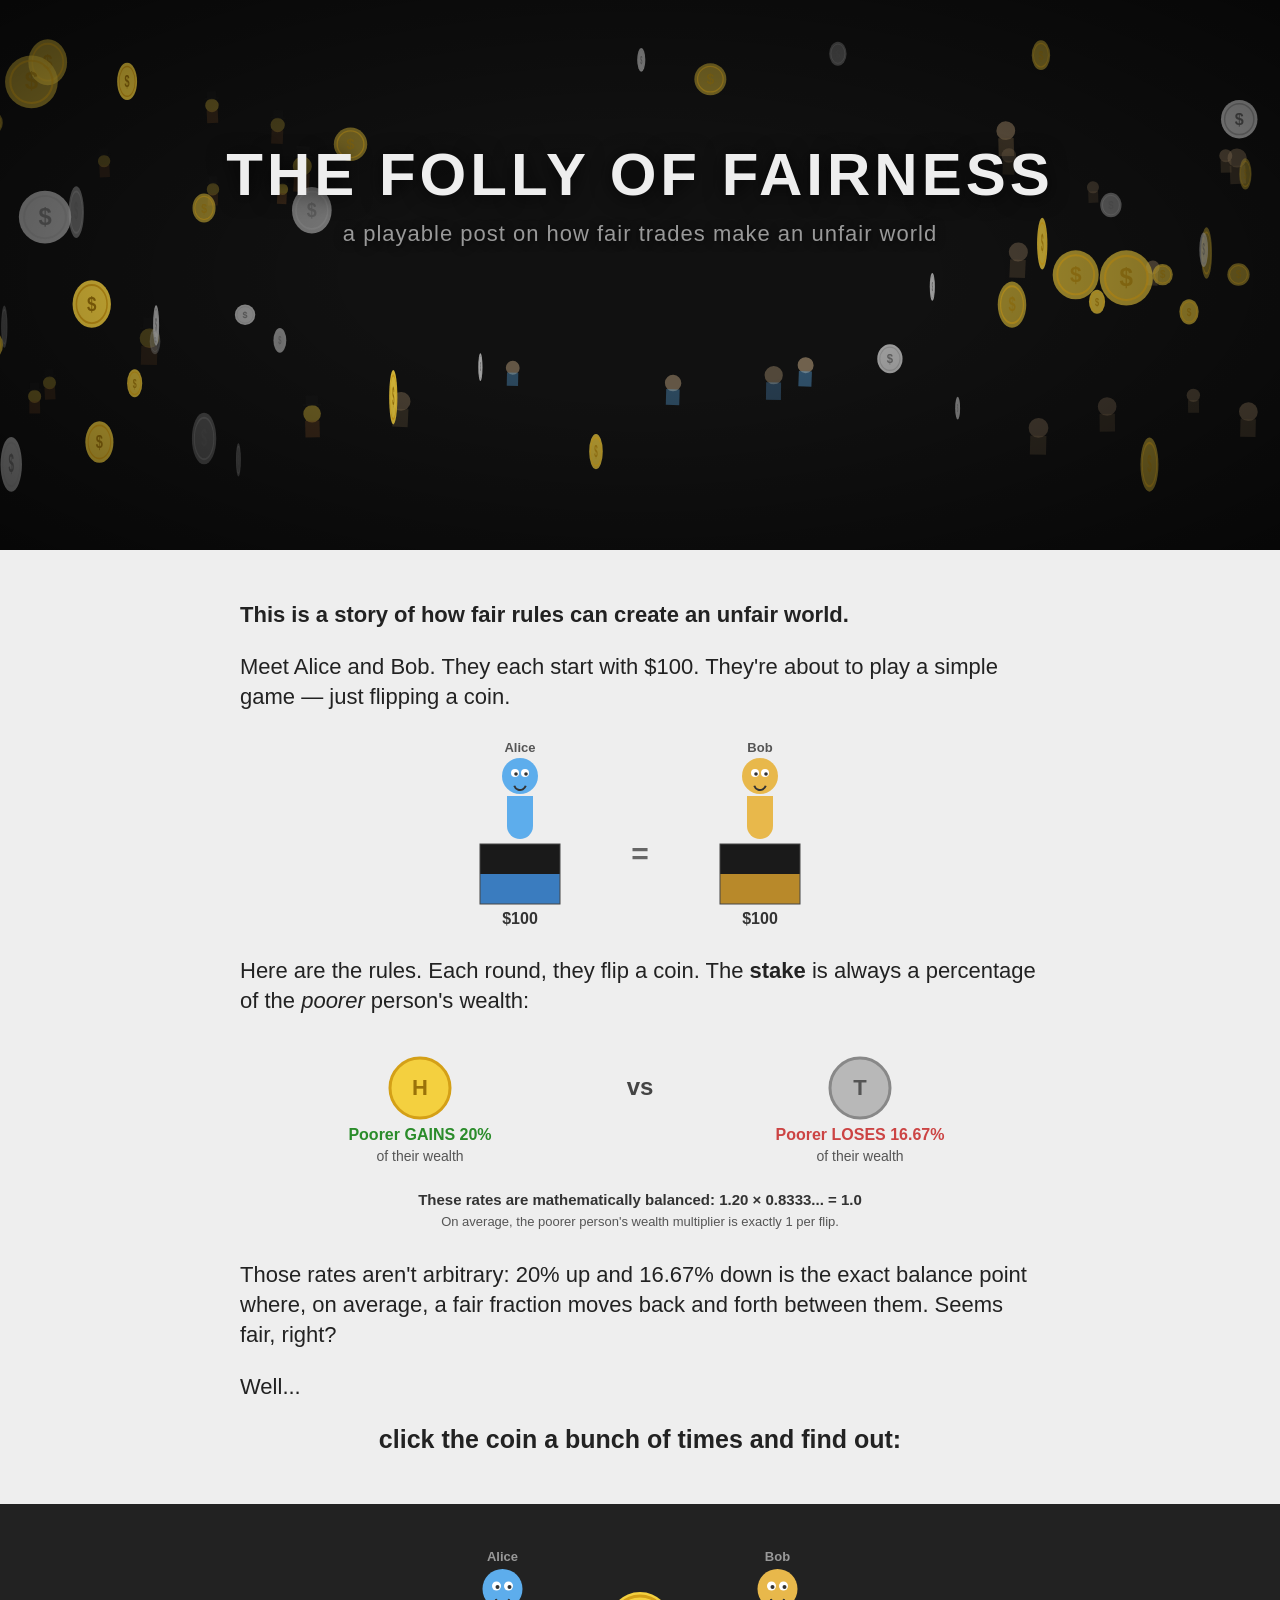
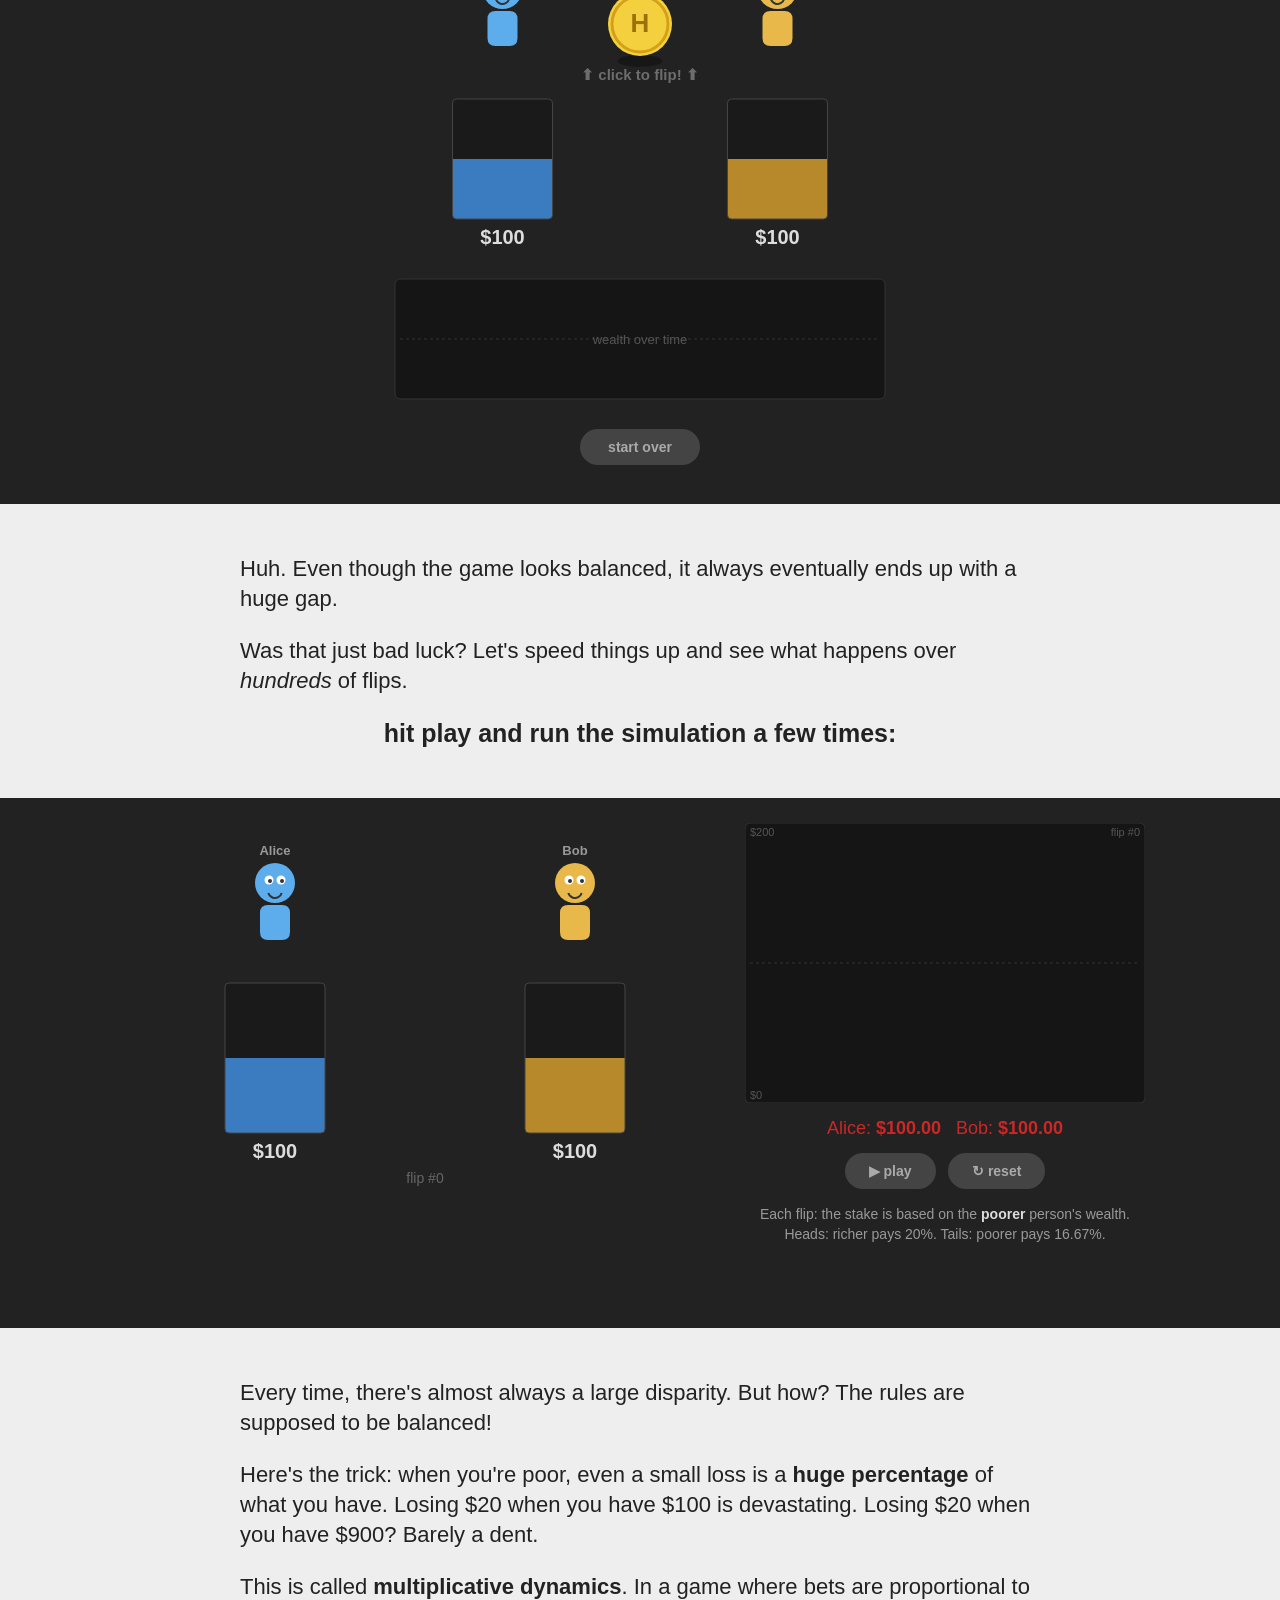
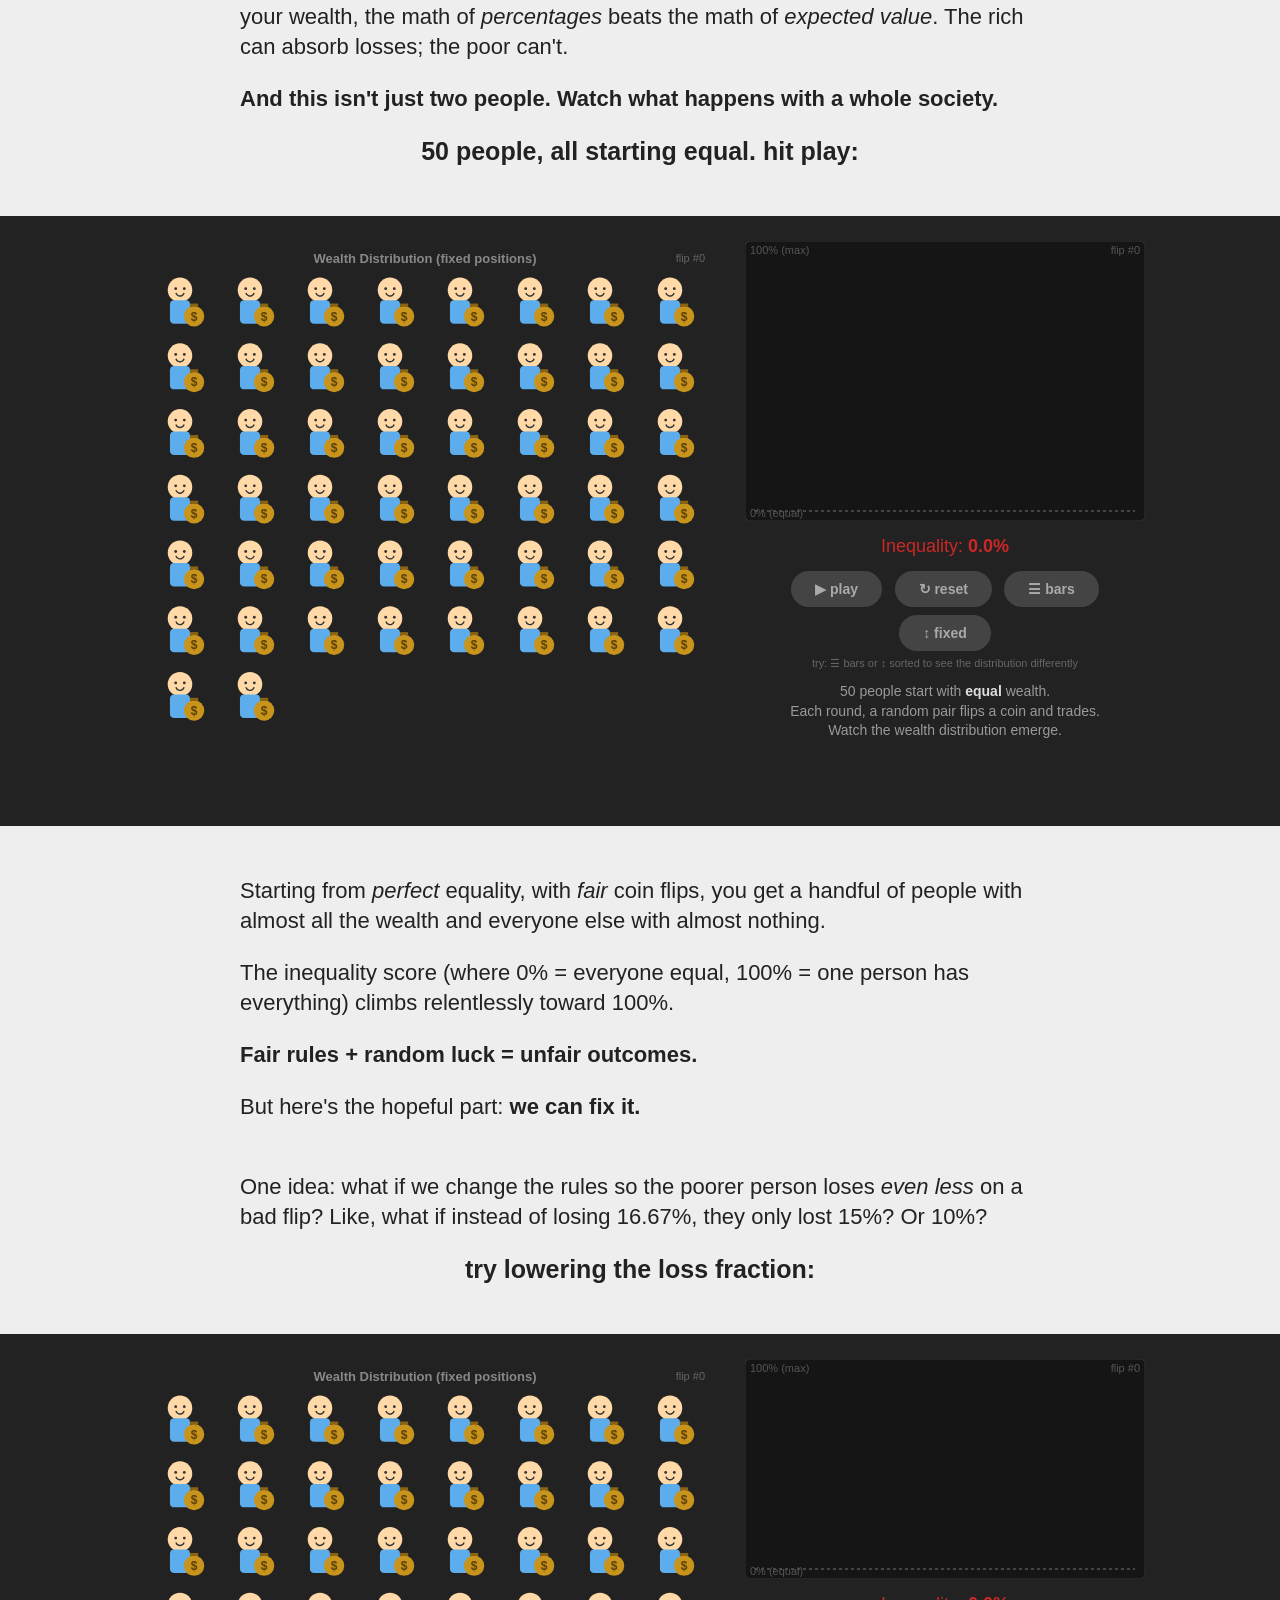
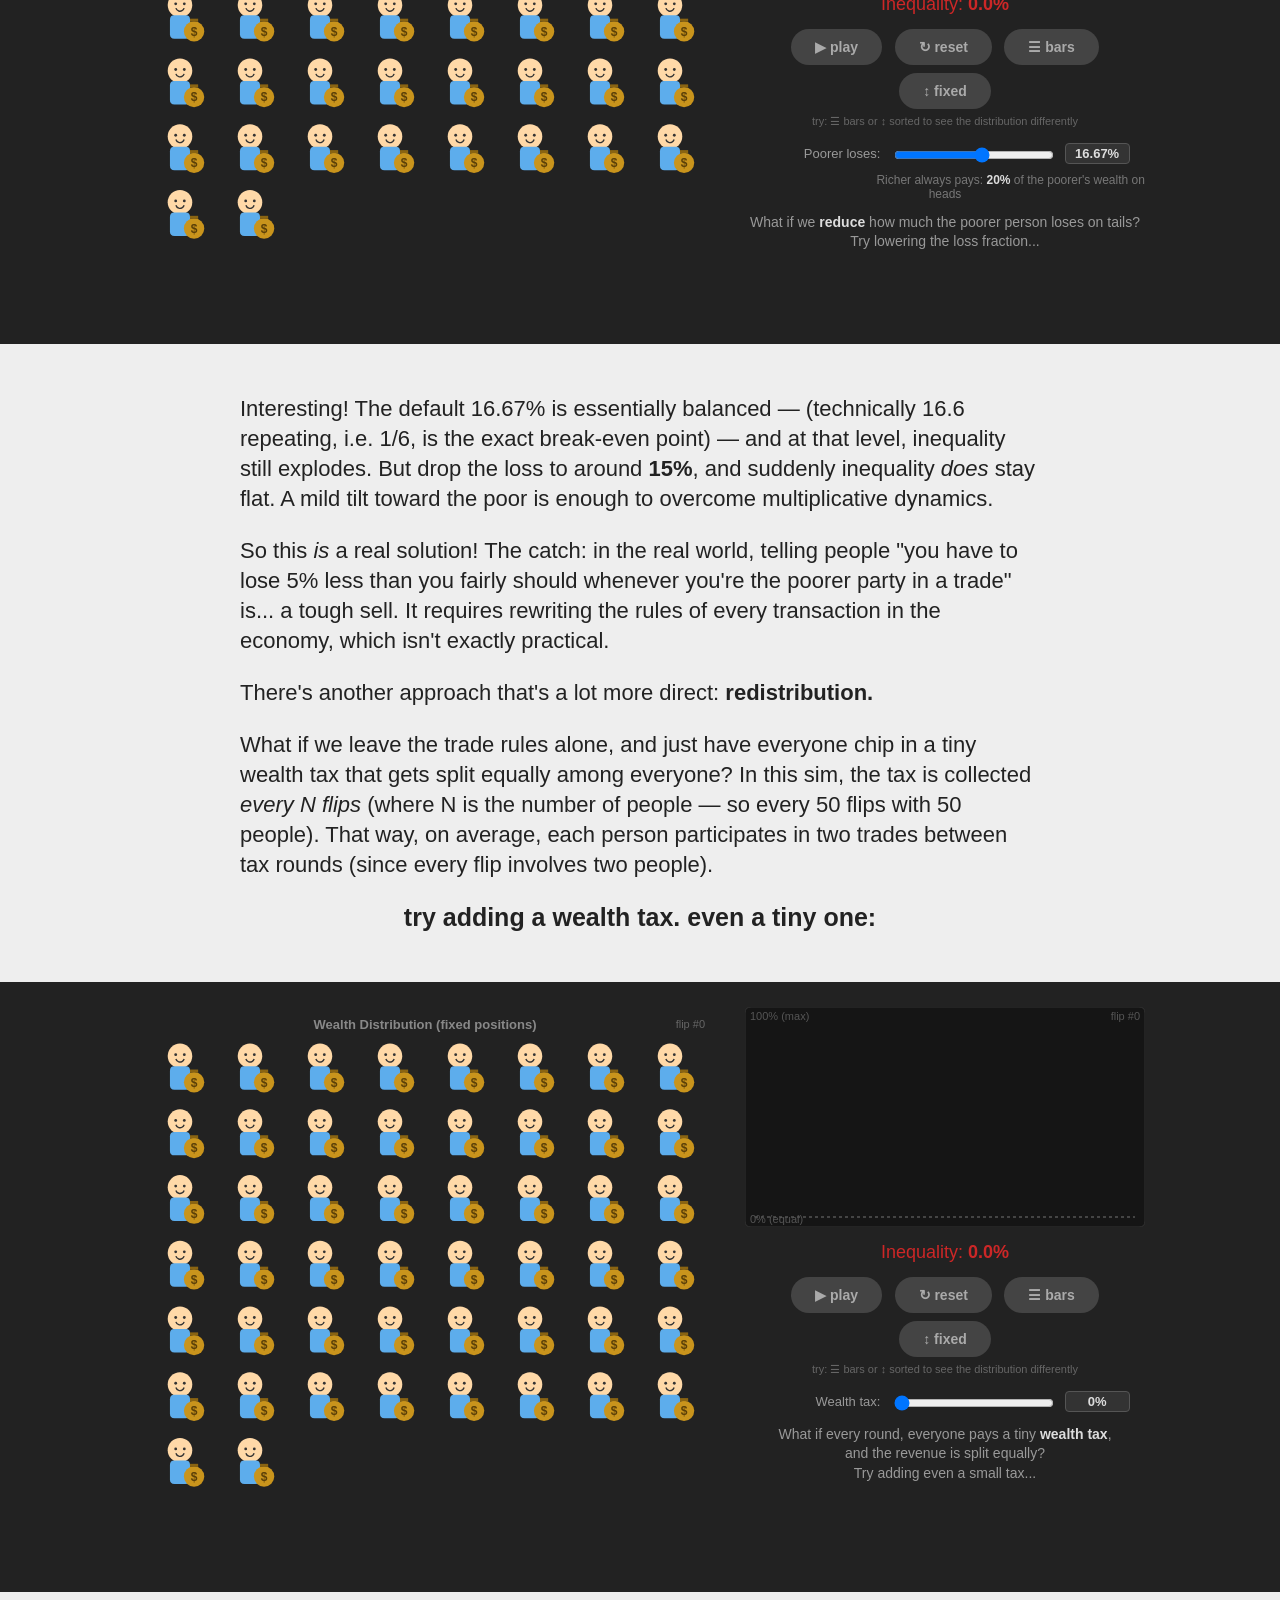
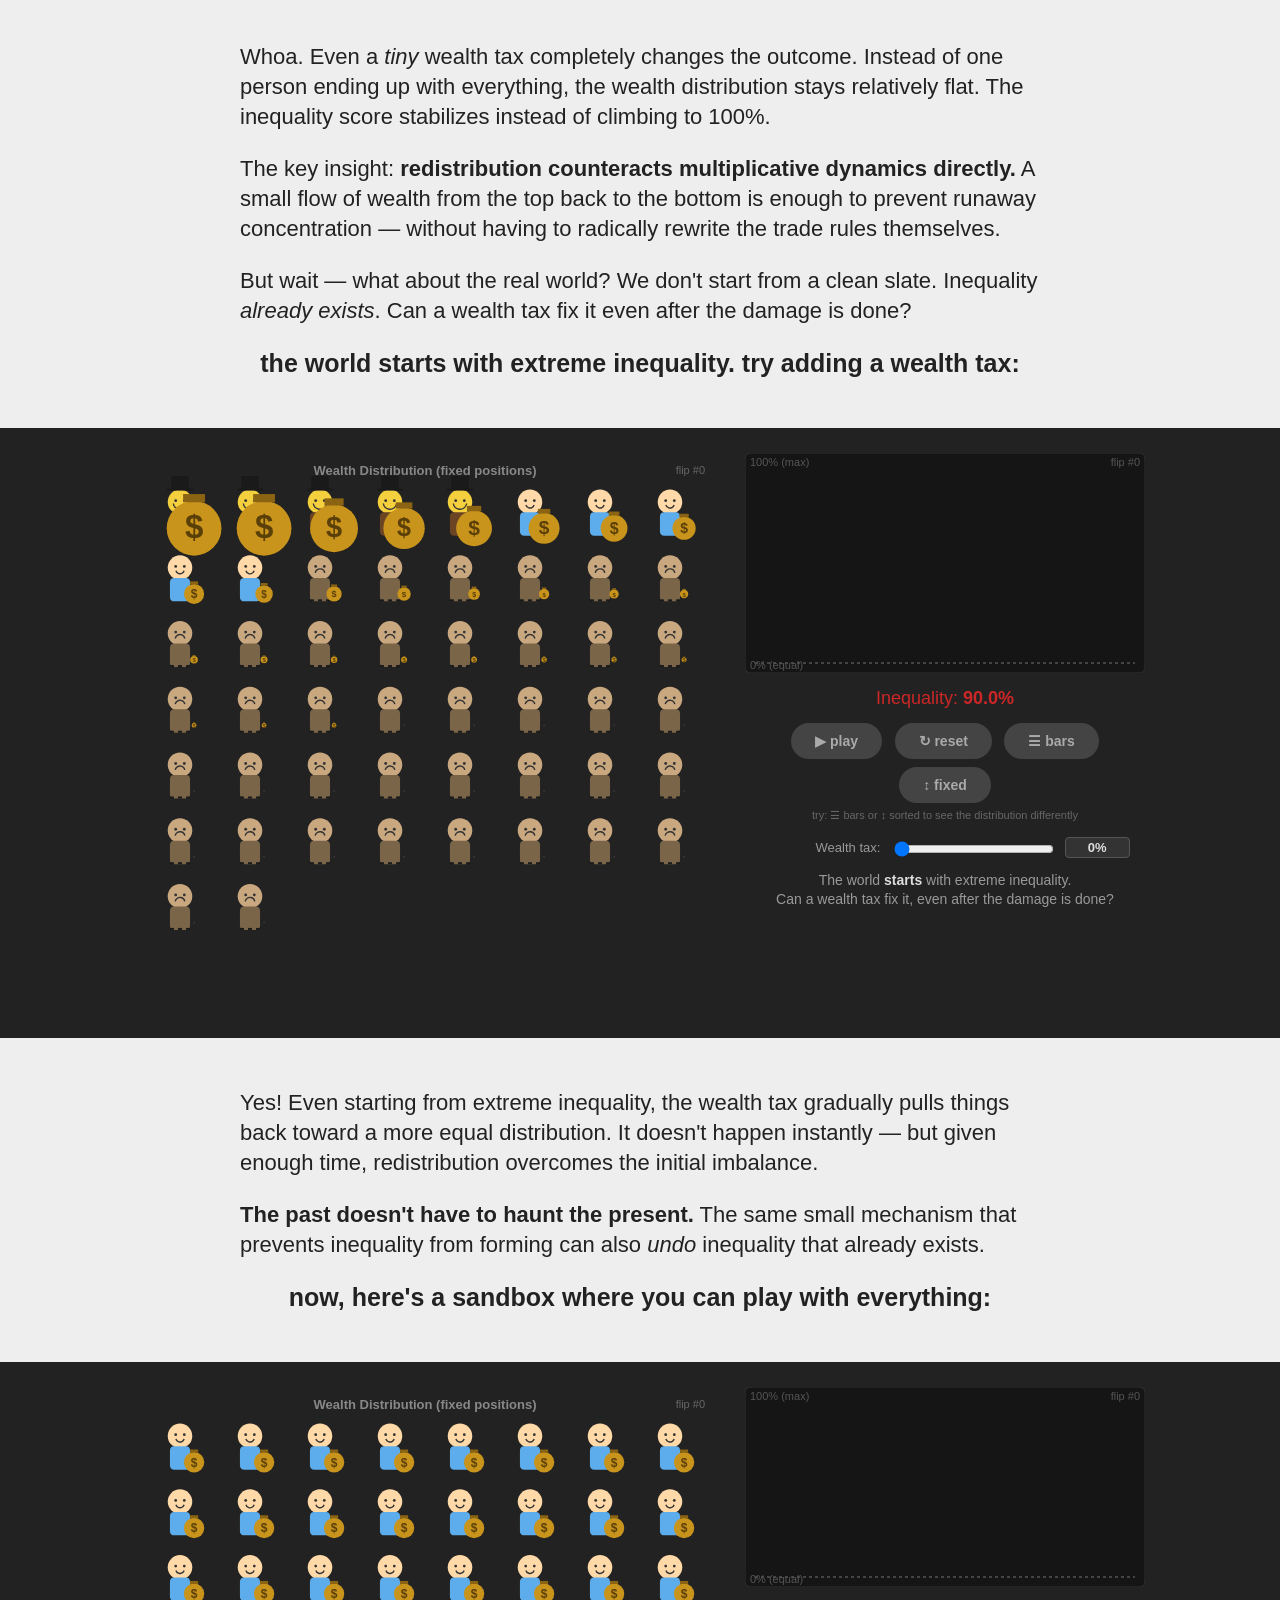
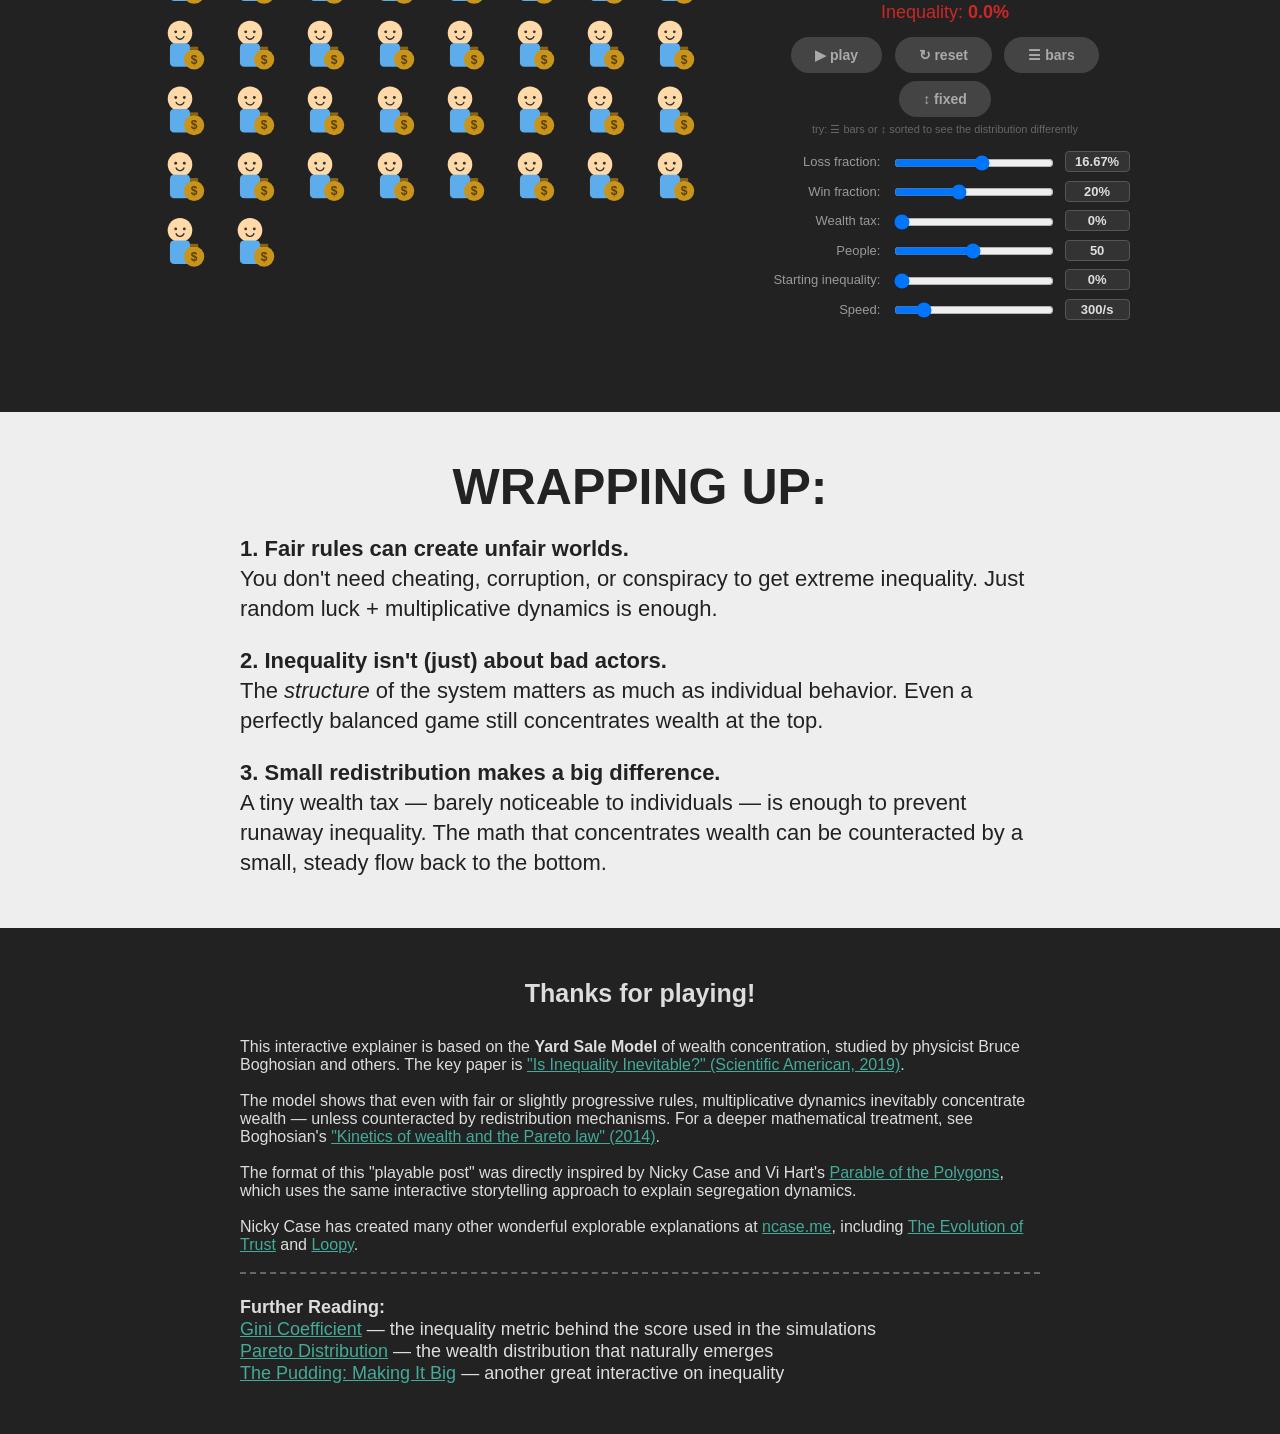
<file: .claude/worktrees/intelligent-shockley copy 2/index.html>
<!doctype html>
<html>
<head>

	<title>The Folly of Fairness - a playable post on wealth inequality</title>
	<meta name="description" content="A playable post on how fair trades can make an unfair world." />
	<link rel="icon" type="image/svg+xml" href="favicon.svg">

	<meta itemprop="name" content="The Folly of Fairness">
	<meta itemprop="description" content="A playable post on how fair trades can make an unfair world.">

	<meta name="twitter:card" content="summary_large_image">
	<meta name="twitter:title" content="The Folly of Fairness">
	<meta name="twitter:description" content="A playable post on how fair trades can make an unfair world.">

	<meta property="og:title" content="The Folly of Fairness">
	<meta property="og:type" content="website">
	<meta property="og:description" content="A playable post on how fair trades can make an unfair world.">

	<link href="css/index.css" rel="stylesheet" type="text/css">

</head>
<body>

	<!-- SPLASH -->
	<div id="intro_container">
		<div id="intro">
			<iframe src="play/intro/intro.html" id="intro_background" scrolling="no"></iframe>
		</div>
	</div>

	<!-- CHAPTER 1: INTRO -->
	<div class="chapter">

		<p><strong>This is a story of how fair rules can create an unfair world.</strong></p>
		<p>
			Meet Alice and Bob. They each start with $100.
			They're about to play a simple game &mdash;
			just flipping a coin.
		</p>

		<iframe playable src="play/mini/mini_equal.html" width="600" height="200" scrolling="no" style="margin:0 auto;display:block" embedded></iframe>

		<p>
			Here are the rules. Each round, they flip a coin.
			The <b>stake</b> is always a percentage of the <i>poorer</i> person's wealth:
		</p>

		<iframe playable src="play/mini/mini_expected.html" width="730" height="200" scrolling="no" style="margin:0 auto;display:block" embedded></iframe>

		<p>
			Those rates aren't arbitrary: 20% up and 16.67% down is the exact balance
			point where, on average, a fair fraction moves back and forth between them.
			Seems fair, right?
		</p>
		<p>
			Well...
		</p>
		<div class="instruction">
			click the coin a bunch of times and find out:
		</div>

	</div>

	<!-- PLAYABLE: MANUAL TWO-PERSON -->
	<div class="playable">
		<iframe playable src="play/manual/manual.html" width="550" height="550"></iframe>
	</div>

	<!-- CHAPTER 2: WHAT HAPPENED -->
	<div class="chapter">
		<p>
			Huh. Even though the game looks balanced,
			it always eventually ends up with a huge gap.
		</p>
		<p>
			Was that just bad luck? Let's speed things up and see what happens
			over <i>hundreds</i> of flips.
		</p>
		<div class="instruction">
			hit play and run the simulation a few times:
		</div>
	</div>

	<!-- PLAYABLE: AUTO TWO-PERSON -->
	<div class="playable">
		<iframe playable src="play/automatic/auto_two.html" style="position:relative;left:10px" width="1050" height="480"></iframe>
	</div>

	<!-- CHAPTER 3: WHY -->
	<div class="chapter">
		<p>
			Every time, there's almost always a large disparity.
			But how? The rules are supposed to be balanced!
		</p>
		<p>
			Here's the trick: when you're poor, even a small loss is a <b>huge percentage</b> of what you have.
			Losing $20 when you have $100 is devastating.
			Losing $20 when you have $900? Barely a dent.
		</p>
		<p>
			This is called <b>multiplicative dynamics</b>.
			In a game where bets are proportional to your wealth,
			the math of <i>percentages</i> beats the math of <i>expected value</i>.
			The rich can absorb losses; the poor can't.
		</p>
		<p>
			<strong>And this isn't just two people. Watch what happens with a whole society.</strong>
		</p>
		<div class="instruction">
			50 people, all starting equal. hit play:
		</div>
	</div>

	<!-- PLAYABLE: MULTI-PERSON -->
	<div class="playable">
		<iframe playable src="play/automatic/auto_multi.html" style="position:relative;left:10px" width="1050" height="560"></iframe>
	</div>

	<!-- CHAPTER 4: THE RESULT -->
	<div class="chapter">
		<p>
			Starting from <i>perfect</i> equality, with <i>fair</i> coin flips,
			you get a handful of people with almost all the wealth
			and everyone else with almost nothing.
		</p>
		<p>
			The inequality score (where 0% = everyone equal, 100% = one person has everything)
			climbs relentlessly toward 100%.
		</p>
		<p>
			<b>Fair rules + random luck = unfair outcomes.</b>
			<br>
		</p>
		<p>
			But here's the hopeful part: <b>we can fix it.</b>
		</p>
	</div>

	<!-- CHAPTER 5: FIX IT - LOSS FRACTION -->
	<div class="chapter">
		<p>
			One idea: what if we change the rules so the poorer person loses <i>even less</i> on a bad flip?
			Like, what if instead of losing 16.67%, they only lost 15%? Or 10%?
		</p>
		<div class="instruction">
			try lowering the loss fraction:
		</div>
	</div>

	<!-- PLAYABLE: FIX - LOSS SLIDER -->
	<div class="playable">
		<iframe playable src="play/automatic/auto_fix.html" style="position:relative;left:10px" width="1050" height="560"></iframe>
	</div>

	<!-- CHAPTER 6: IT WORKS, BUT... -->
	<div class="chapter">
		<p>
			Interesting! The default 16.67% is essentially balanced &mdash;
			(technically 16.6 repeating, i.e. 1/6, is the exact break-even point) &mdash;
			and at that level, inequality still explodes.
			But drop the loss to around <b>15%</b>, and suddenly inequality <i>does</i> stay flat.
			A mild tilt toward the poor is enough to overcome multiplicative dynamics.
		</p>
		<p>
			So this <i>is</i> a real solution! The catch: in the real world,
			telling people "you have to lose 5% less than you fairly should
			whenever you're the poorer party in a trade" is... a tough sell.
			It requires rewriting the rules of every transaction in the economy,
			which isn't exactly practical.
		</p>
		<p>
			There's another approach that's a lot more direct:
			<b>redistribution.</b>
		</p>
		<p>
			What if we leave the trade rules alone,
			and just have everyone chip in a tiny wealth tax
			that gets split equally among everyone?
			In this sim, the tax is collected <i>every N flips</i>
			(where N is the number of people &mdash; so every 50 flips with 50 people).
			That way, on average, each person participates in two trades between tax rounds
			(since every flip involves two people).
		</p>
		<div class="instruction">
			try adding a wealth tax. even a tiny one:
		</div>
	</div>

	<!-- PLAYABLE: FIX - WEALTH TAX -->
	<div class="playable">
		<iframe playable src="play/automatic/auto_tax.html" style="position:relative;left:10px" width="1050" height="560"></iframe>
	</div>

	<!-- CHAPTER 7: IT WORKS -->
	<div class="chapter">
		<p>
			Whoa. Even a <i>tiny</i> wealth tax completely changes the outcome.
			Instead of one person ending up with everything,
			the wealth distribution stays relatively flat.
			The inequality score stabilizes instead of climbing to 100%.
		</p>
		<p>
			The key insight: <b>redistribution counteracts multiplicative dynamics directly.</b>
			A small flow of wealth from the top back to the bottom
			is enough to prevent runaway concentration &mdash;
			without having to radically rewrite the trade rules themselves.
		</p>
		<p>
			But wait &mdash; what about the real world?
			We don't start from a clean slate.
			Inequality <i>already exists</i>. Can a wealth tax fix it even after the damage is done?
		</p>
		<div class="instruction">
			the world starts with extreme inequality. try adding a wealth tax:
		</div>
	</div>

	<!-- PLAYABLE: FIX EXISTING INEQUALITY -->
	<div class="playable">
		<iframe playable src="play/automatic/auto_fix_unequal.html" style="position:relative;left:10px" width="1050" height="560"></iframe>
	</div>

	<!-- CHAPTER: YES IT WORKS -->
	<div class="chapter">
		<p>
			Yes! Even starting from extreme inequality, the wealth tax
			gradually pulls things back toward a more equal distribution.
			It doesn't happen instantly &mdash; but given enough time,
			redistribution overcomes the initial imbalance.
		</p>
		<p>
			<b>The past doesn't have to haunt the present.</b>
			The same small mechanism that prevents inequality from forming
			can also <i>undo</i> inequality that already exists.
		</p>
		<div class="instruction">
			now, here's a sandbox where you can play with everything:
		</div>
	</div>

	<!-- PLAYABLE: SANDBOX -->
	<div class="playable">
		<iframe playable src="play/automatic/auto_sandbox.html" style="position:relative;left:10px" width="1050" height="600"></iframe>
	</div>

	<!-- CHAPTER: WRAP UP -->
	<div class="chapter">
		<div class="instruction" style="font-size:50px; line-height:50px">
			WRAPPING UP:
		</div>
		<p>
			<b>1. Fair rules can create unfair worlds.</b>
			<br>
			You don't need cheating, corruption, or conspiracy to get extreme inequality.
			Just random luck + multiplicative dynamics is enough.
		</p>
		<p>
			<b>2. Inequality isn't (just) about bad actors.</b>
			<br>
			The <i>structure</i> of the system matters as much as individual behavior.
			Even a perfectly balanced game still concentrates wealth at the top.
		</p>
		<p>
			<b>3. Small redistribution makes a big difference.</b>
			<br>
			A tiny wealth tax &mdash; barely noticeable to individuals &mdash;
			is enough to prevent runaway inequality.
			The math that concentrates wealth can be counteracted
			by a small, steady flow back to the bottom.
		</p>
	</div>

	<!-- REFERENCES -->
	<div style="width: 100%; background: #222; overflow: hidden; color:#ddd">
		<div class="chapter">
			<div class="instruction">
				Thanks for playing!
			</div>
			<br>
			<div style="font-size:16px; line-height:18px">

				This interactive explainer is based on the <b>Yard Sale Model</b>
				of wealth concentration, studied by physicist Bruce Boghosian
				and others. The key paper is
				<a target="_blank" href="https://www.scientificamerican.com/article/is-inequality-inevitable/">
				"Is Inequality Inevitable?" (Scientific American, 2019)</a>.

				<br><br>

				The model shows that even with fair or slightly progressive rules,
				multiplicative dynamics inevitably concentrate wealth &mdash;
				unless counteracted by redistribution mechanisms.
				For a deeper mathematical treatment, see Boghosian's
				<a target="_blank" href="https://arxiv.org/abs/1404.0721">
				"Kinetics of wealth and the Pareto law" (2014)</a>.

				<br><br>

				The format of this "playable post" was directly inspired by
				Nicky Case and Vi Hart's
				<a target="_blank" href="https://ncase.me/polygons/">
				Parable of the Polygons</a>,
				which uses the same interactive storytelling approach
				to explain segregation dynamics.

				<br><br>

				Nicky Case has created many other wonderful explorable explanations at
				<a target="_blank" href="https://ncase.me/">ncase.me</a>,
				including
				<a target="_blank" href="https://ncase.me/trust/">The Evolution of Trust</a>
				and
				<a target="_blank" href="https://ncase.me/loopy/">Loopy</a>.

				<br><br>
				<div style="border-bottom: 2px dashed #666"></div>

				<span style="font-size:18px; line-height:22px">
					<br>
					<b>Further Reading:</b><br>
					<a target="_blank" href="https://en.wikipedia.org/wiki/Gini_coefficient">Gini Coefficient</a> &mdash; the inequality metric behind the score used in the simulations<br>
					<a target="_blank" href="https://en.wikipedia.org/wiki/Pareto_distribution">Pareto Distribution</a> &mdash; the wealth distribution that naturally emerges<br>
					<a target="_blank" href="https://pudding.cool/2017/01/making-it-big/">The Pudding: Making It Big</a> &mdash; another great interactive on inequality
				</span>
			</div>
		</div>
	</div>

</body>

<script src="js/Mouse.js"></script>
<script src="js/intro.js"></script>

</html>
</file>
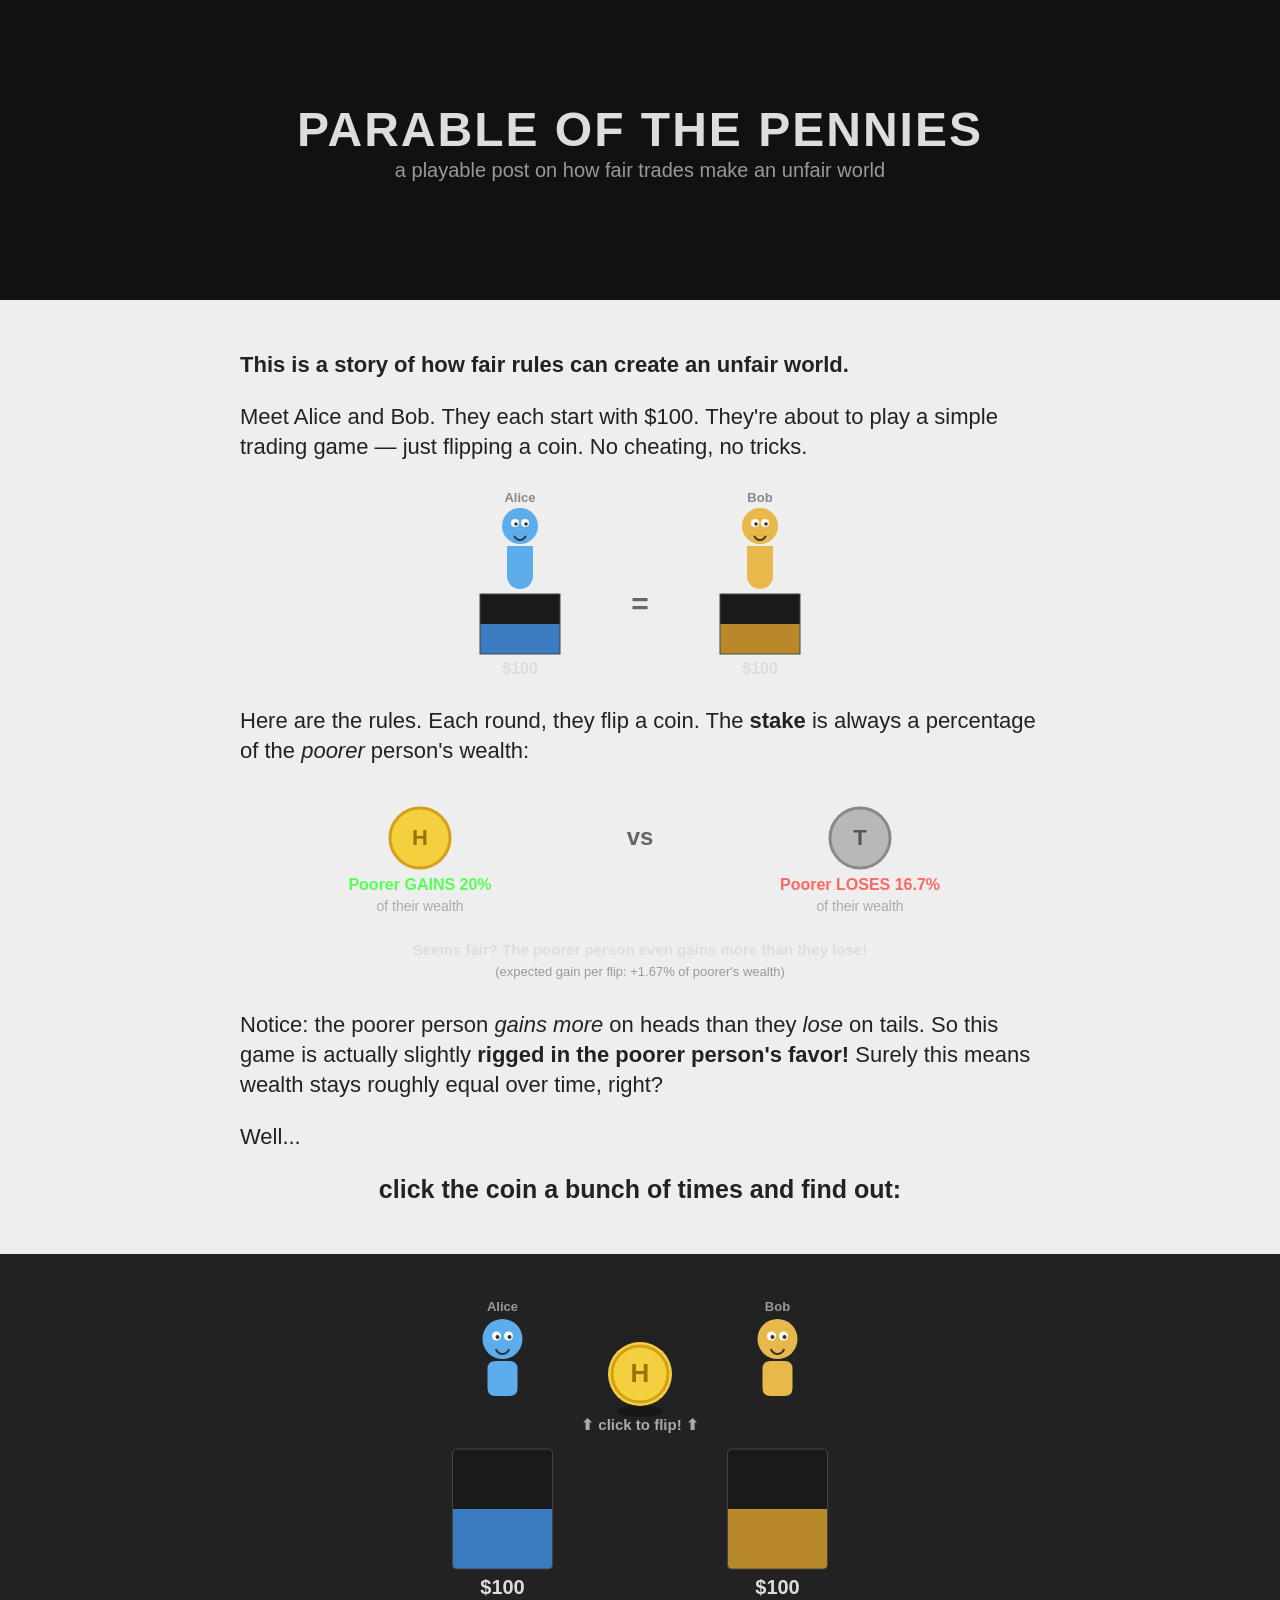
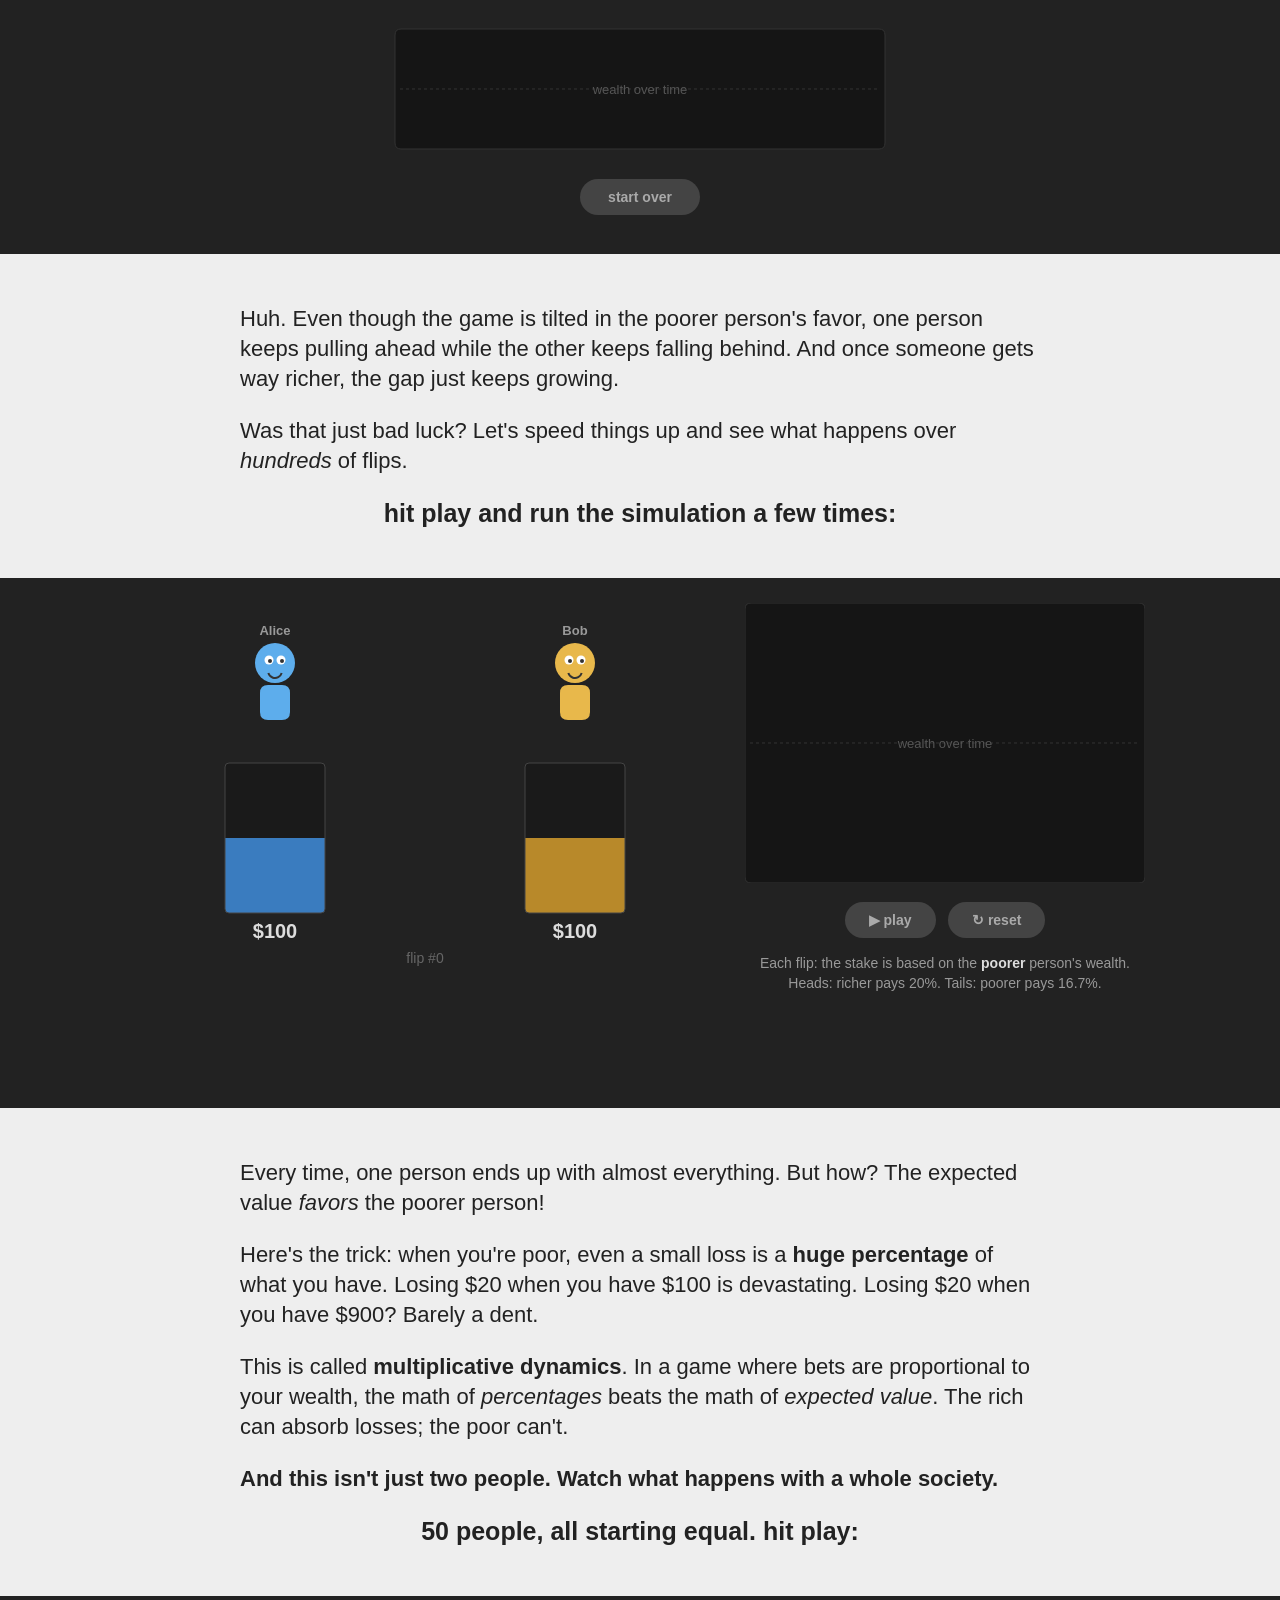
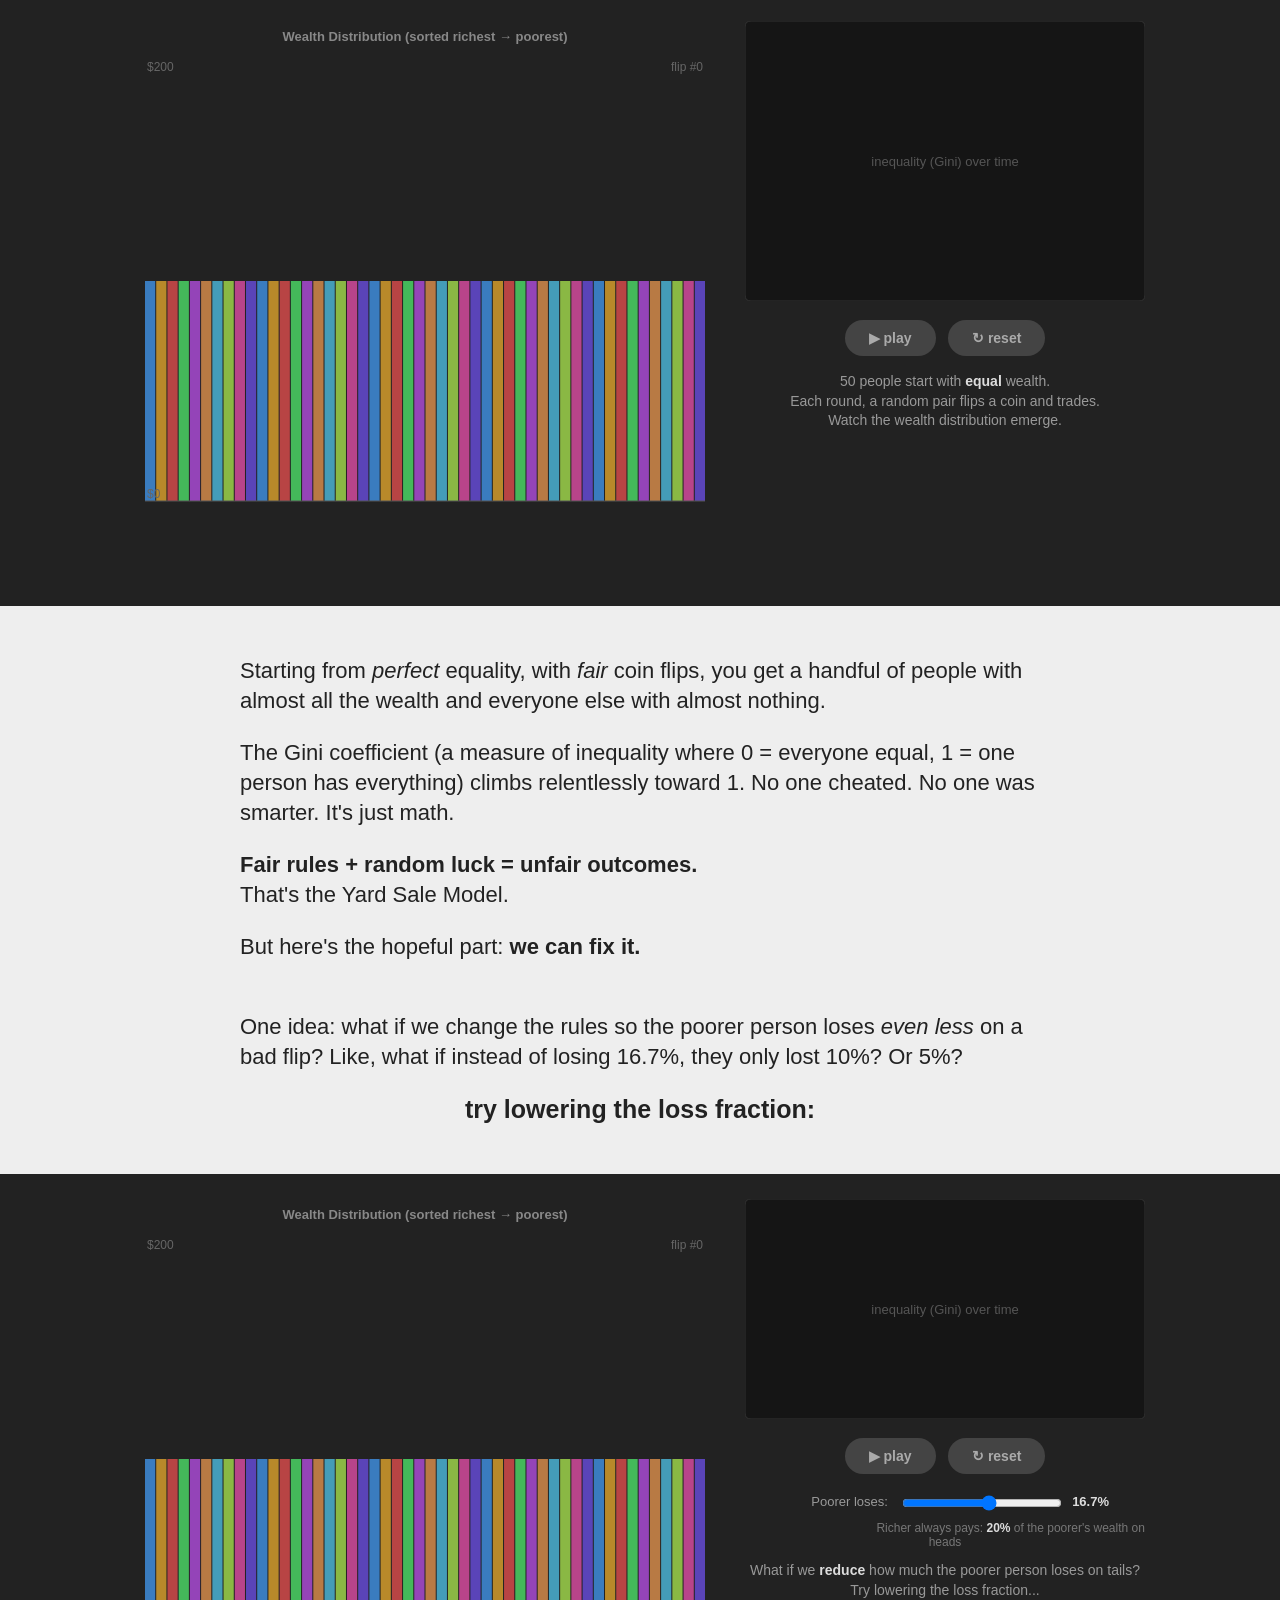
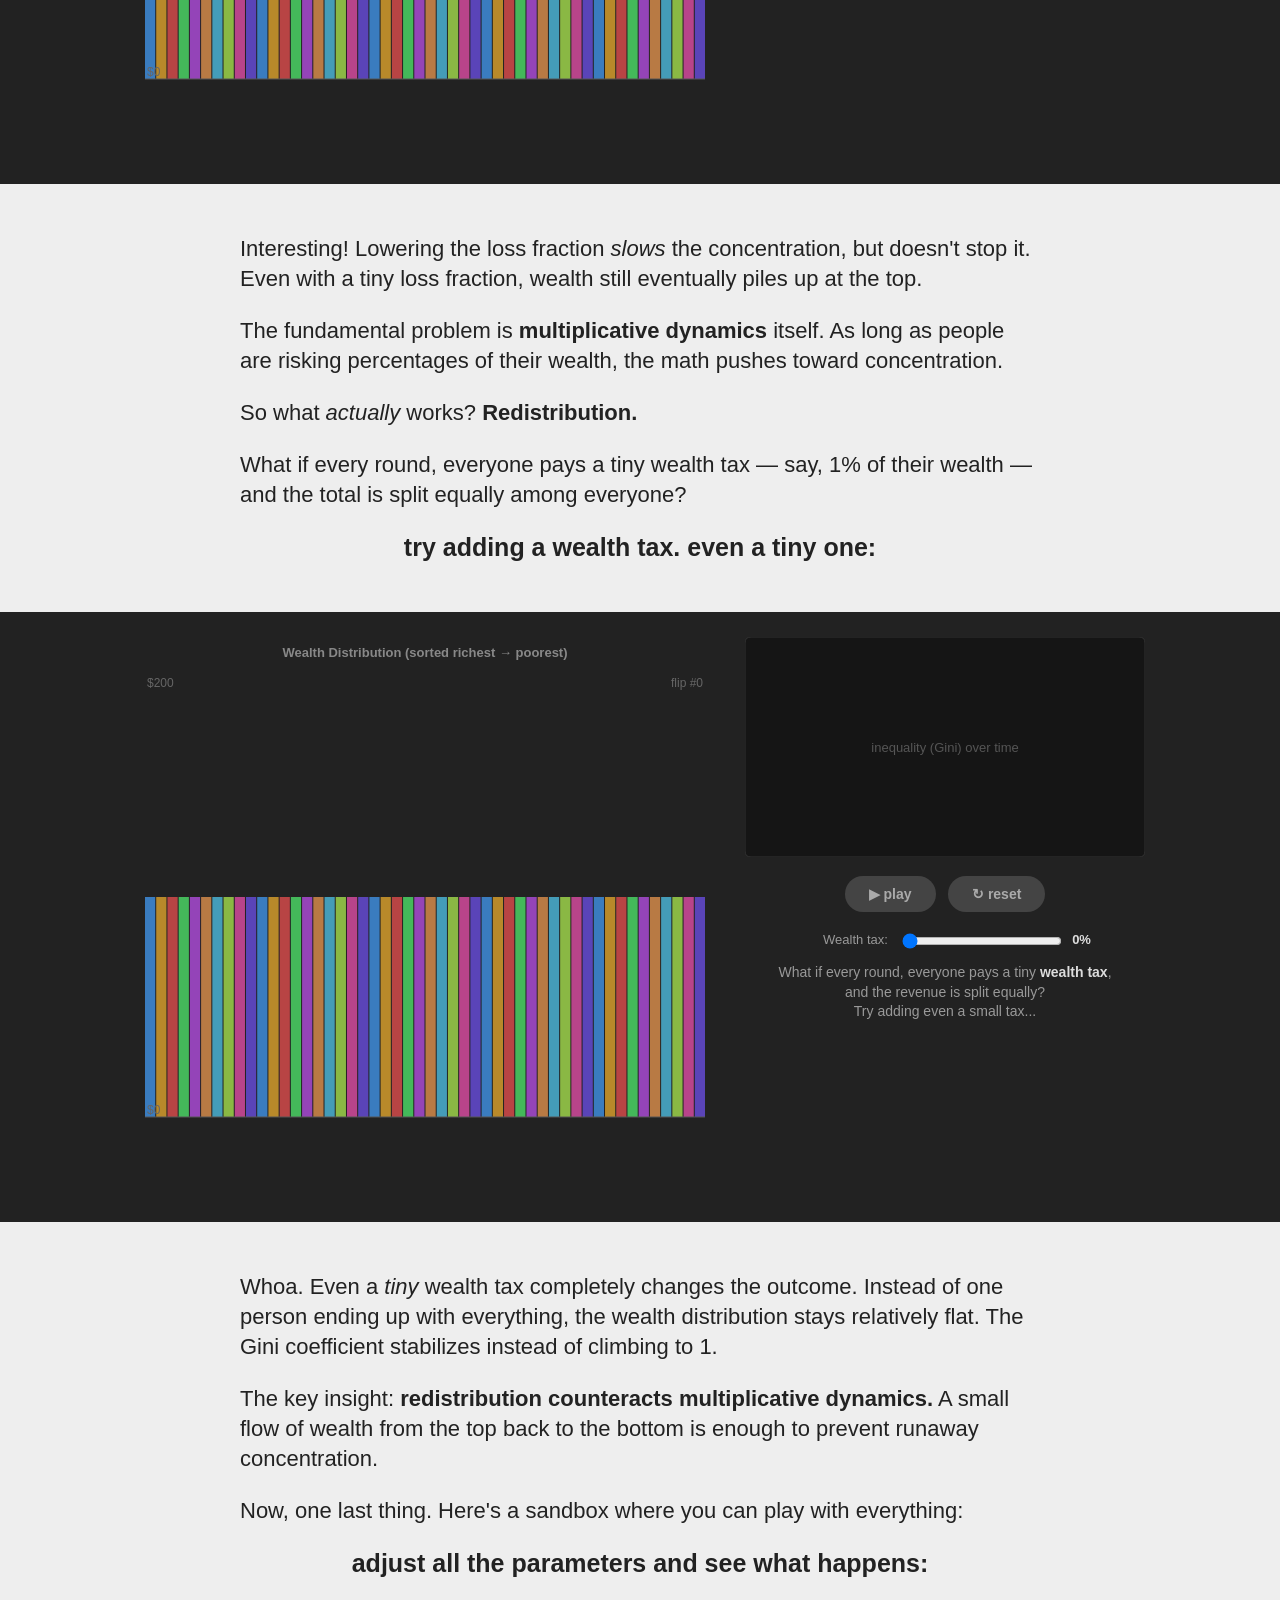
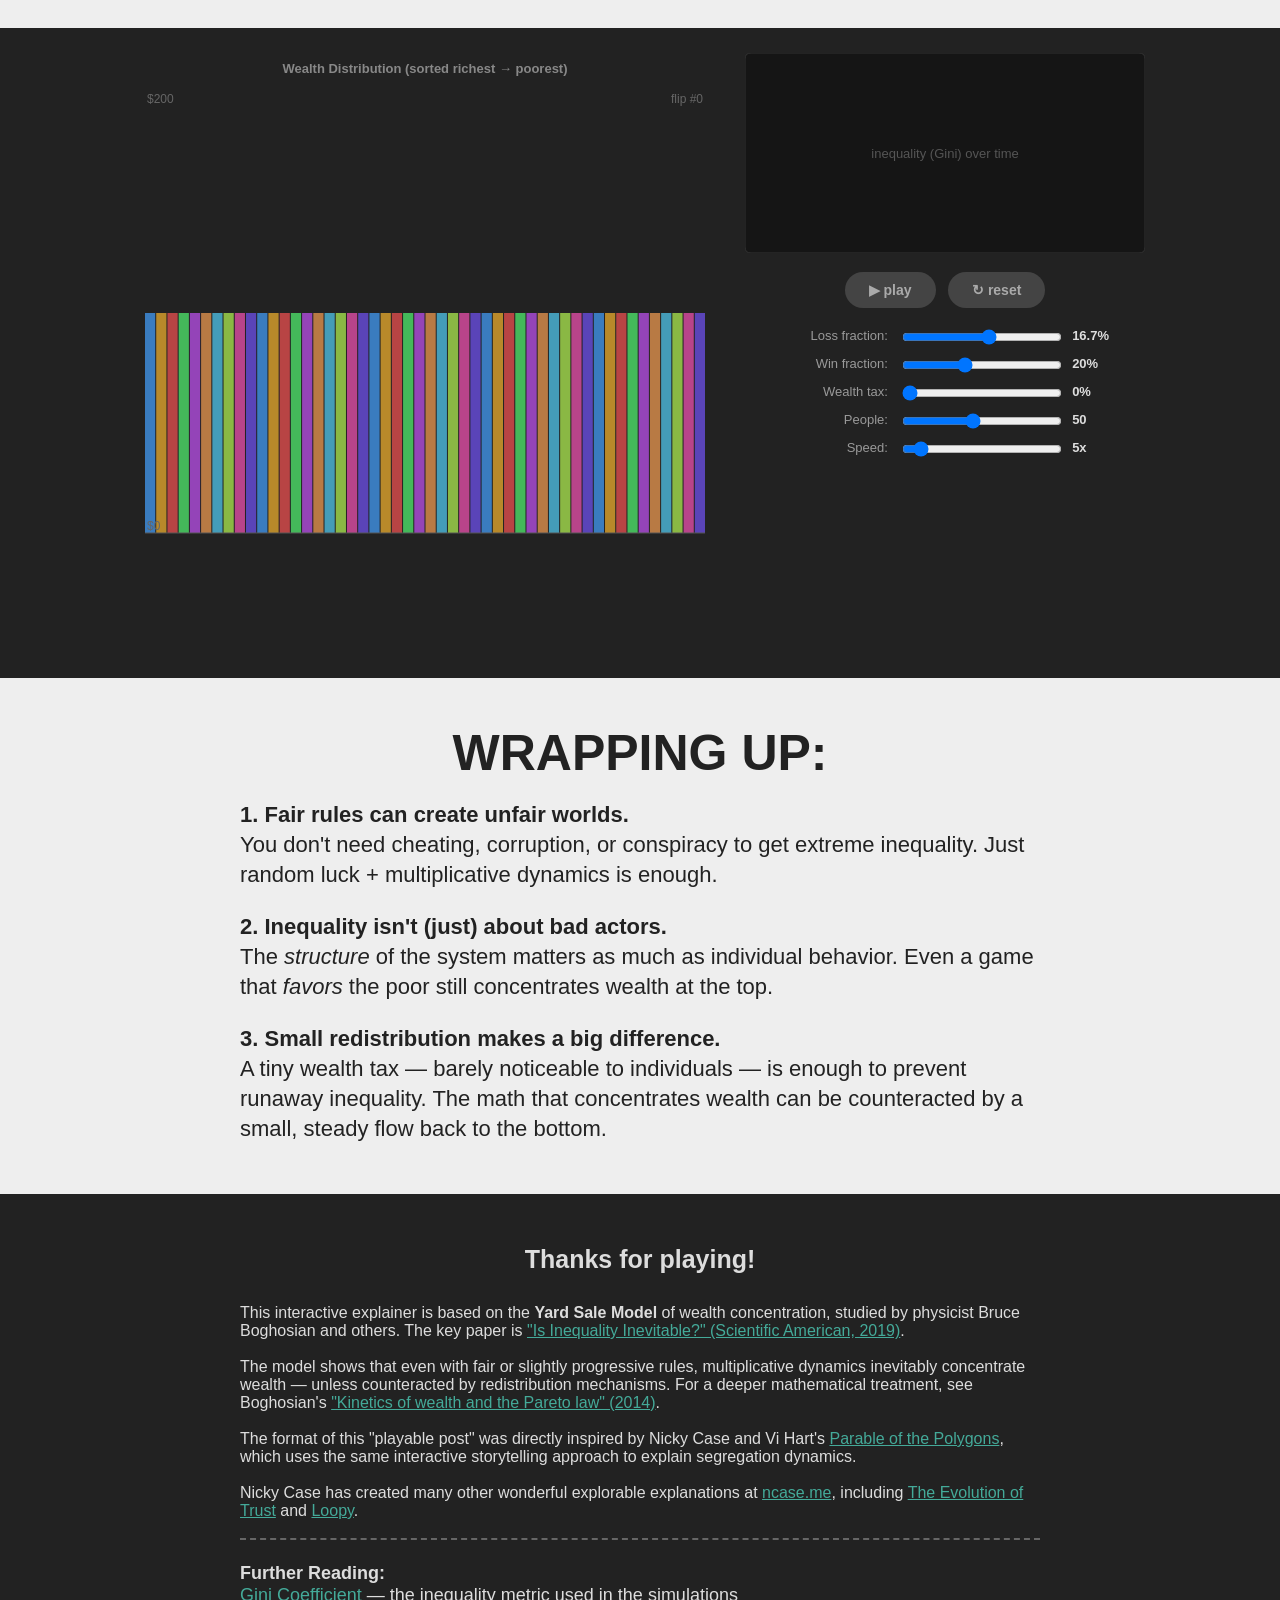
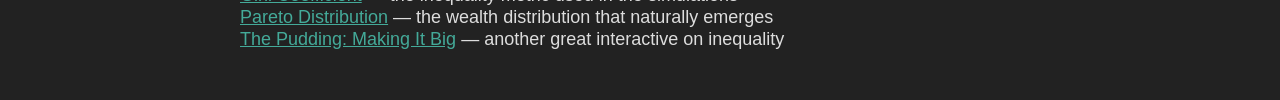
<file: .claude/worktrees/intelligent-shockley copy/index.html>
<!doctype html>
<html>
<head>

	<title>Parable of the Pennies - a playable post on wealth inequality</title>
	<meta name="description" content="A playable post on how fair trades can make an unfair world." />
	<link rel="icon" type="image/png" href="favicon.png">

	<meta itemprop="name" content="Parable of the Pennies">
	<meta itemprop="description" content="A playable post on how fair trades can make an unfair world.">

	<meta name="twitter:card" content="summary_large_image">
	<meta name="twitter:title" content="Parable of the Pennies">
	<meta name="twitter:description" content="A playable post on how fair trades can make an unfair world.">

	<meta property="og:title" content="Parable of the Pennies">
	<meta property="og:type" content="website">
	<meta property="og:description" content="A playable post on how fair trades can make an unfair world.">

	<link href="css/index.css" rel="stylesheet" type="text/css">

</head>
<body>

	<!-- SPLASH -->
	<div id="intro_container" style="height:300px; background:#111; display:flex; align-items:center; justify-content:center;">
		<div style="text-align:center; color:#ddd; font-family:sans-serif;">
			<div style="font-size:48px; font-weight:bold; letter-spacing:2px;">PARABLE OF THE PENNIES</div>
			<div style="font-size:20px; color:#999; margin-top:10px;">a playable post on how fair trades make an unfair world</div>
		</div>
	</div>

	<!-- CHAPTER 1: INTRO -->
	<div class="chapter">

		<p><strong>This is a story of how fair rules can create an unfair world.</strong></p>
		<p>
			Meet Alice and Bob. They each start with $100.
			They're about to play a simple trading game &mdash;
			just flipping a coin. No cheating, no tricks.
		</p>

		<iframe playable src="play/mini/mini_equal.html" width="600" height="200" scrolling="no" style="margin:0 auto;display:block" embedded></iframe>

		<p>
			Here are the rules. Each round, they flip a coin.
			The <b>stake</b> is always a percentage of the <i>poorer</i> person's wealth:
		</p>

		<iframe playable src="play/mini/mini_expected.html" width="730" height="200" scrolling="no" style="margin:0 auto;display:block" embedded></iframe>

		<p>
			Notice: the poorer person <i>gains more</i> on heads than they <i>lose</i> on tails.
			So this game is actually slightly <b>rigged in the poorer person's favor!</b>
			Surely this means wealth stays roughly equal over time, right?
		</p>
		<p>
			Well...
		</p>
		<div class="instruction">
			click the coin a bunch of times and find out:
		</div>

	</div>

	<!-- PLAYABLE: MANUAL TWO-PERSON -->
	<div class="playable">
		<iframe playable src="play/manual/manual.html" width="550" height="550"></iframe>
	</div>

	<!-- CHAPTER 2: WHAT HAPPENED -->
	<div class="chapter">
		<p>
			Huh. Even though the game is tilted in the poorer person's favor,
			one person keeps pulling ahead while the other keeps falling behind.
			And once someone gets way richer, the gap just keeps growing.
		</p>
		<p>
			Was that just bad luck? Let's speed things up and see what happens
			over <i>hundreds</i> of flips.
		</p>
		<div class="instruction">
			hit play and run the simulation a few times:
		</div>
	</div>

	<!-- PLAYABLE: AUTO TWO-PERSON -->
	<div class="playable">
		<iframe playable src="play/automatic/auto_two.html" style="position:relative;left:10px" width="1050" height="480"></iframe>
	</div>

	<!-- CHAPTER 3: WHY -->
	<div class="chapter">
		<p>
			Every time, one person ends up with almost everything.
			But how? The expected value <i>favors</i> the poorer person!
		</p>
		<p>
			Here's the trick: when you're poor, even a small loss is a <b>huge percentage</b> of what you have.
			Losing $20 when you have $100 is devastating.
			Losing $20 when you have $900? Barely a dent.
		</p>
		<p>
			This is called <b>multiplicative dynamics</b>.
			In a game where bets are proportional to your wealth,
			the math of <i>percentages</i> beats the math of <i>expected value</i>.
			The rich can absorb losses; the poor can't.
		</p>
		<p>
			<strong>And this isn't just two people. Watch what happens with a whole society.</strong>
		</p>
		<div class="instruction">
			50 people, all starting equal. hit play:
		</div>
	</div>

	<!-- PLAYABLE: MULTI-PERSON -->
	<div class="playable">
		<iframe playable src="play/automatic/auto_multi.html" style="position:relative;left:10px" width="1050" height="560"></iframe>
	</div>

	<!-- CHAPTER 4: THE RESULT -->
	<div class="chapter">
		<p>
			Starting from <i>perfect</i> equality, with <i>fair</i> coin flips,
			you get a handful of people with almost all the wealth
			and everyone else with almost nothing.
		</p>
		<p>
			The Gini coefficient (a measure of inequality where 0 = everyone equal, 1 = one person has everything)
			climbs relentlessly toward 1.
			No one cheated. No one was smarter. It's just math.
		</p>
		<p>
			<b>Fair rules + random luck = unfair outcomes.</b>
			<br>
			That's the Yard Sale Model.
		</p>
		<p>
			But here's the hopeful part: <b>we can fix it.</b>
		</p>
	</div>

	<!-- CHAPTER 5: FIX IT - LOSS FRACTION -->
	<div class="chapter">
		<p>
			One idea: what if we change the rules so the poorer person loses <i>even less</i> on a bad flip?
			Like, what if instead of losing 16.7%, they only lost 10%? Or 5%?
		</p>
		<div class="instruction">
			try lowering the loss fraction:
		</div>
	</div>

	<!-- PLAYABLE: FIX - LOSS SLIDER -->
	<div class="playable">
		<iframe playable src="play/automatic/auto_fix.html" style="position:relative;left:10px" width="1050" height="560"></iframe>
	</div>

	<!-- CHAPTER 6: STILL CONCENTRATES -->
	<div class="chapter">
		<p>
			Interesting! Lowering the loss fraction <i>slows</i> the concentration,
			but doesn't stop it. Even with a tiny loss fraction,
			wealth still eventually piles up at the top.
		</p>
		<p>
			The fundamental problem is <b>multiplicative dynamics</b> itself.
			As long as people are risking percentages of their wealth,
			the math pushes toward concentration.
		</p>
		<p>
			So what <i>actually</i> works? <b>Redistribution.</b>
		</p>
		<p>
			What if every round, everyone pays a tiny wealth tax &mdash;
			say, 1% of their wealth &mdash; and the total is split equally among everyone?
		</p>
		<div class="instruction">
			try adding a wealth tax. even a tiny one:
		</div>
	</div>

	<!-- PLAYABLE: FIX - WEALTH TAX -->
	<div class="playable">
		<iframe playable src="play/automatic/auto_tax.html" style="position:relative;left:10px" width="1050" height="560"></iframe>
	</div>

	<!-- CHAPTER 7: IT WORKS -->
	<div class="chapter">
		<p>
			Whoa. Even a <i>tiny</i> wealth tax completely changes the outcome.
			Instead of one person ending up with everything,
			the wealth distribution stays relatively flat.
			The Gini coefficient stabilizes instead of climbing to 1.
		</p>
		<p>
			The key insight: <b>redistribution counteracts multiplicative dynamics.</b>
			A small flow of wealth from the top back to the bottom
			is enough to prevent runaway concentration.
		</p>
		<p>
			Now, one last thing. Here's a sandbox where you can play with everything:
		</p>
		<div class="instruction">
			adjust all the parameters and see what happens:
		</div>
	</div>

	<!-- PLAYABLE: SANDBOX -->
	<div class="playable">
		<iframe playable src="play/automatic/auto_sandbox.html" style="position:relative;left:10px" width="1050" height="600"></iframe>
	</div>

	<!-- CHAPTER: WRAP UP -->
	<div class="chapter">
		<div class="instruction" style="font-size:50px; line-height:50px">
			WRAPPING UP:
		</div>
		<p>
			<b>1. Fair rules can create unfair worlds.</b>
			<br>
			You don't need cheating, corruption, or conspiracy to get extreme inequality.
			Just random luck + multiplicative dynamics is enough.
		</p>
		<p>
			<b>2. Inequality isn't (just) about bad actors.</b>
			<br>
			The <i>structure</i> of the system matters as much as individual behavior.
			Even a game that <i>favors</i> the poor still concentrates wealth at the top.
		</p>
		<p>
			<b>3. Small redistribution makes a big difference.</b>
			<br>
			A tiny wealth tax &mdash; barely noticeable to individuals &mdash;
			is enough to prevent runaway inequality.
			The math that concentrates wealth can be counteracted
			by a small, steady flow back to the bottom.
		</p>
	</div>

	<!-- REFERENCES -->
	<div style="width: 100%; background: #222; overflow: hidden; color:#ddd">
		<div class="chapter">
			<div class="instruction">
				Thanks for playing!
			</div>
			<br>
			<div style="font-size:16px; line-height:18px">

				This interactive explainer is based on the <b>Yard Sale Model</b>
				of wealth concentration, studied by physicist Bruce Boghosian
				and others. The key paper is
				<a target="_blank" href="https://www.scientificamerican.com/article/is-inequality-inevitable/">
				"Is Inequality Inevitable?" (Scientific American, 2019)</a>.

				<br><br>

				The model shows that even with fair or slightly progressive rules,
				multiplicative dynamics inevitably concentrate wealth &mdash;
				unless counteracted by redistribution mechanisms.
				For a deeper mathematical treatment, see Boghosian's
				<a target="_blank" href="https://arxiv.org/abs/1404.0721">
				"Kinetics of wealth and the Pareto law" (2014)</a>.

				<br><br>

				The format of this "playable post" was directly inspired by
				Nicky Case and Vi Hart's
				<a target="_blank" href="https://ncase.me/polygons/">
				Parable of the Polygons</a>,
				which uses the same interactive storytelling approach
				to explain segregation dynamics.

				<br><br>

				Nicky Case has created many other wonderful explorable explanations at
				<a target="_blank" href="https://ncase.me/">ncase.me</a>,
				including
				<a target="_blank" href="https://ncase.me/trust/">The Evolution of Trust</a>
				and
				<a target="_blank" href="https://ncase.me/loopy/">Loopy</a>.

				<br><br>
				<div style="border-bottom: 2px dashed #666"></div>

				<span style="font-size:18px; line-height:22px">
					<br>
					<b>Further Reading:</b><br>
					<a target="_blank" href="https://en.wikipedia.org/wiki/Gini_coefficient">Gini Coefficient</a> &mdash; the inequality metric used in the simulations<br>
					<a target="_blank" href="https://en.wikipedia.org/wiki/Pareto_distribution">Pareto Distribution</a> &mdash; the wealth distribution that naturally emerges<br>
					<a target="_blank" href="https://pudding.cool/2017/01/making-it-big/">The Pudding: Making It Big</a> &mdash; another great interactive on inequality
				</span>
			</div>
		</div>
	</div>

</body>

<script src="js/Mouse.js"></script>
<script src="js/intro.js"></script>

</html>
</file>
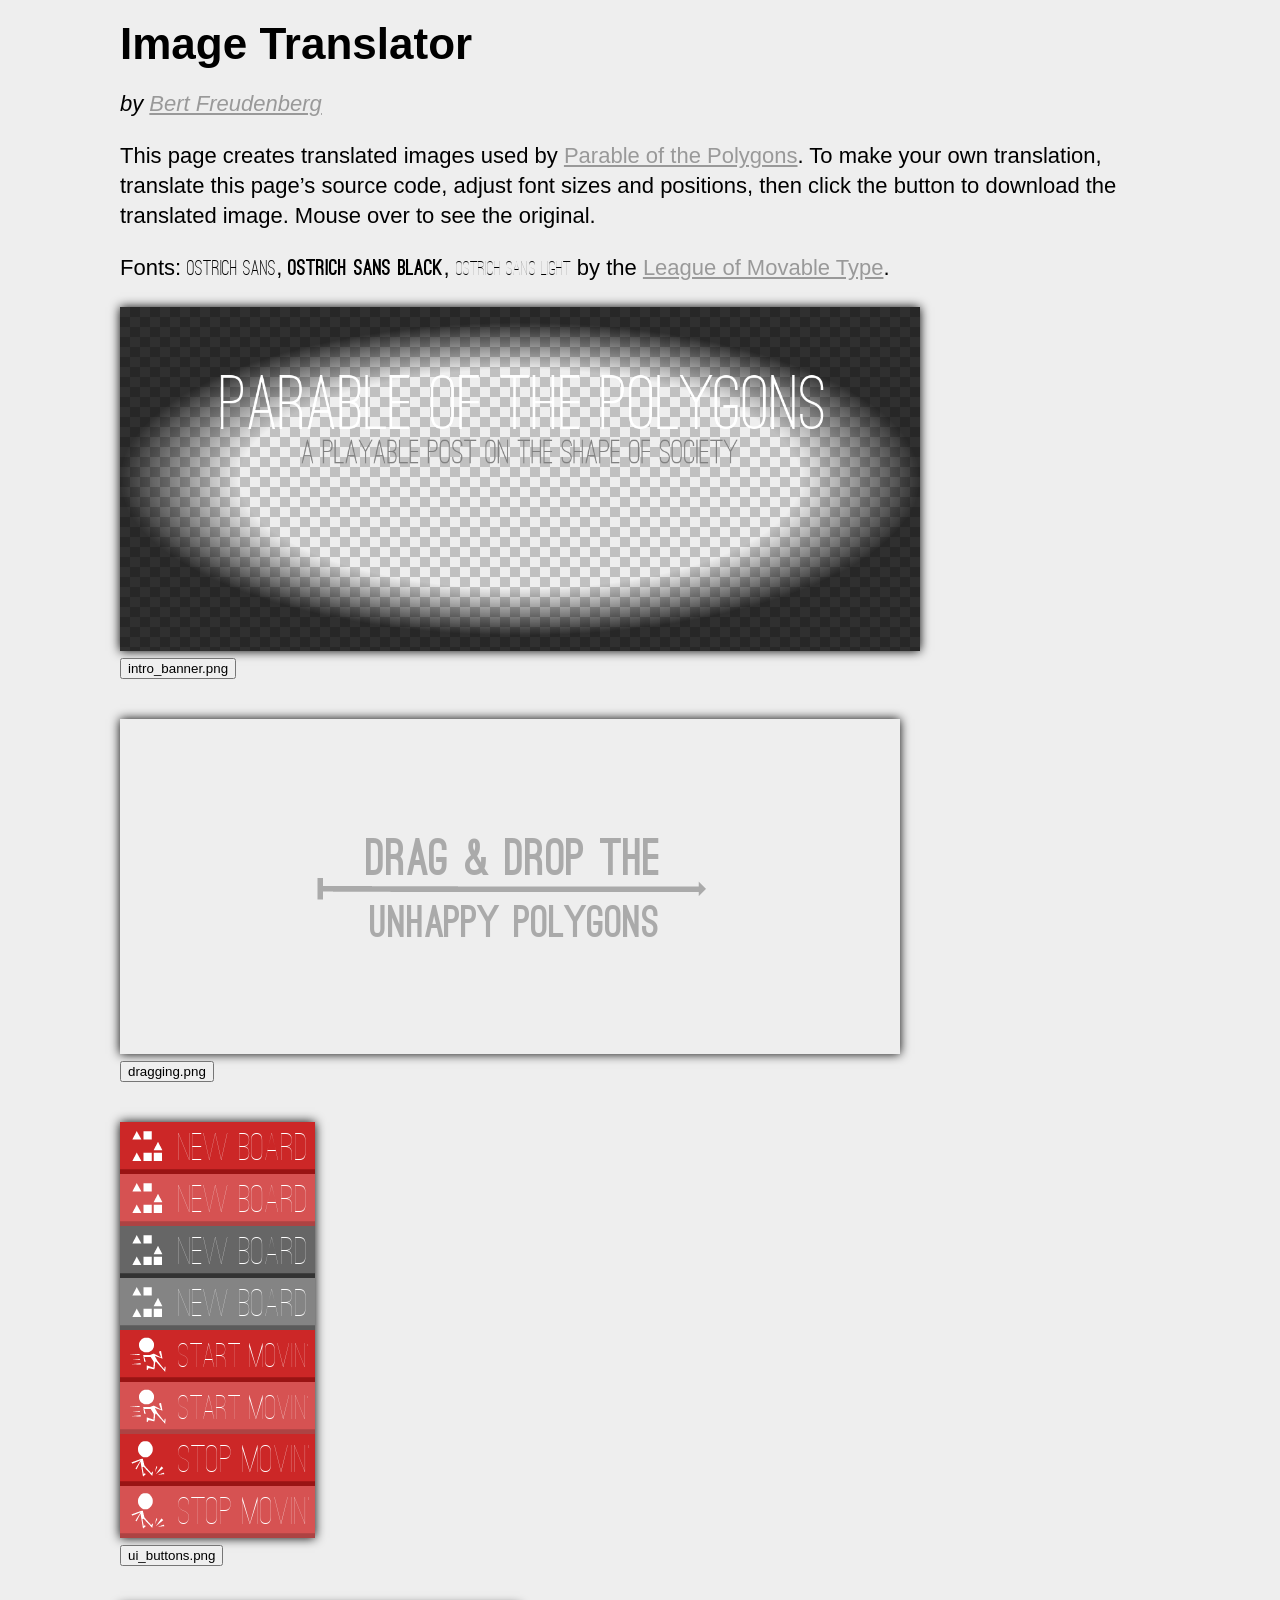
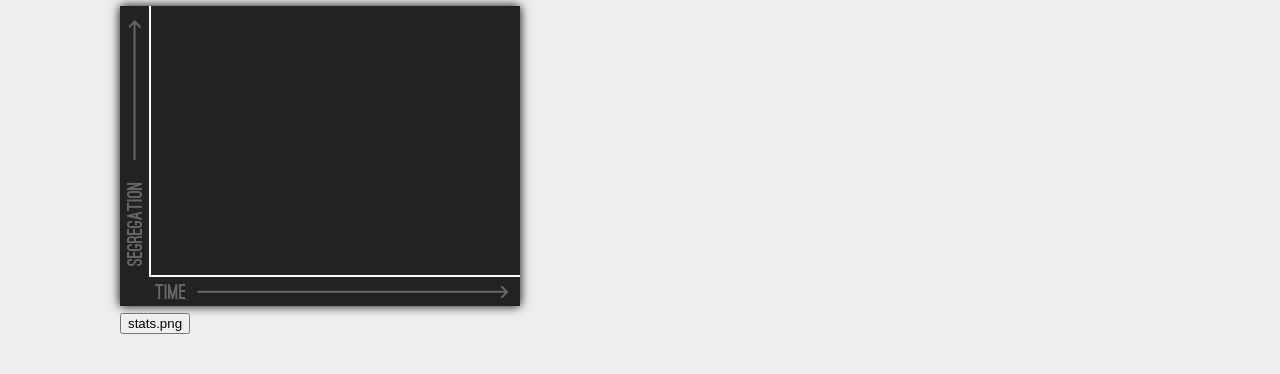
<file: translator/translator.html>
<!doctype html>
<html>
<head>
    <meta charset="utf-8">
    <title>Image Translator</title>
    <link href="../css/index.css" rel="stylesheet" type="text/css">
    <link href="fonts/ostrich-sans.css" rel="stylesheet" type="text/css">
    <style>
        body {
            max-width: 800px;
            margin: auto;
        }
        .ostrich {
            font-family: 'Ostrich Sans';
        }
        .ostrich-black {
            font-family: 'Ostrich Sans Black';
        }
        .ostrich-light {
            font-family: 'Ostrich Sans Light';
        }
        img, canvas {
            display: block;
            max-width: 800px;
            box-shadow: 0px 0px 10px black;
            background-image: linear-gradient(45deg, silver 25%, transparent 25%, transparent 75%, silver 75%, silver), 
                linear-gradient(45deg, silver 25%, transparent 25%, transparent 75%, silver 75%, silver);
            background-size: 20px 20px;
            background-position: 0 0, 10px 10px;
        }
        button {
            margin: 0 0 40px 0;
        }
    </style>
    <script src="lib/canvas-toBlob.js"></script>
    <script src="lib/FileSaver.js"></script>
    <script>
    // delay drawing until fonts and images have been loaded
    var drawFuncs = [];
    function draw(drawFunc) {
        // add canvas after img
        var images = document.getElementsByTagName("img"),
            img = images[images.length - 1],
            filename = img.src.match(".*[^/]/(.*)$")[1],
            canvas = document.createElement("canvas"),
            ctx = canvas.getContext("2d");
        drawFuncs.push(function(){
            canvas.width = img.naturalWidth;
            canvas.height = img.naturalHeight;
            drawFunc(ctx, img);
        });
        canvas.onmouseenter = function(){canvas.parentNode.replaceChild(img, canvas)};
        img.onmouseleave = function(){img.parentNode.replaceChild(canvas, img)};
        img.onmouseleave();
        img.onmousedown = function(evt){
            console.log([evt.pageX - evt.target.offsetLeft, evt.pageY - evt.target.offsetTop]);
        };        
        // make download button
        var button = document.createElement("button");
        document.body.appendChild(button);
        button.innerHTML = filename;
        button.onclick = function() {
            canvas.toBlob(function(blob) {
                saveAs(blob, filename);
            });
        }
    }
    function hex(n) {
        return (n < 16 ? "0" : "") + n.toString(16);
    }
    function tapeRect(ctx, x, y, w, h) {
        var pixels= ctx.getImageData(x, y, 1, 1).data,
            color = "#" + hex(pixels[0]) + hex(pixels[1]) + hex(pixels[2]);
        ctx.fillStyle = color;
        ctx.fillRect(x, y, w, h);
    }
    function putText(ctx, x, y, height, color, font, text) {
        ctx.fillStyle = color;
        ctx.font = height + "px '" + font + "'";
        ctx.fillText(text, x, y);
    }
    window.onload = function() {
        drawFuncs.forEach(function (f) { f() });
    }
    </script>
</head>
<body>
    <h1>Image Translator</h1>
    <em>by <a href="https://github.com/bertfreudenberg">Bert Freudenberg</a></em>
    <p>This page creates translated images used by <a href="http://ncase.me/polygons/">Parable of the Polygons</a>.
    To make your own translation, translate this page’s source code, adjust font sizes and positions, then click the button to download the translated image.
    Mouse over to see the original.</p>

    <p>Fonts: <span class="ostrich">Ostrich Sans</span>,
        <span class="ostrich-black">Ostrich Sans Black</span>,
        <span class="ostrich-light">Ostrich Sans Light</span> by the
        <a href="https://www.theleagueofmoveabletype.com/ostrich-sans">League of Movable Type</a>.</p>

    <img src="../play/intro/intro_banner.png"></img>
    <script>
        draw(function(ctx) {
            var gradient = ctx.createRadialGradient(0.5, 0.5, 0.35, 0.5, 0.5, 0.5);
            gradient.addColorStop(0, "rgba(0, 0, 0, 0.0)");
            gradient.addColorStop(1, "rgba(0, 0, 0, 0.8)");
            ctx.save()
                ctx.translate(0, 25);
                ctx.scale(1280, 500);
                ctx.fillStyle = gradient;
                ctx.fillRect(0, -0.1, 1, 1.2);
            ctx.restore();
            putText(ctx, 160, 195, 128, "white", "Ostrich Sans", "Parable of the Polygons");
            putText(ctx, 290, 250, 56, "gray", "Ostrich Sans", "A Playable Post on the Shape of Society");
        })
    </script>

    <img src="../play/mini/dragging.png"></img>
    <script>
        draw(function(ctx, img) {
            ctx.drawImage(img, 0, 0);
            for (var y = 100; y < 200; y += 80)
                tapeRect(ctx, 220, y, 340, 60);
            putText(ctx, 246, 156, 50, "#aaa", "Ostrich Sans Black", "Drag & Drop the");
            putText(ctx, 250, 218, 44, "#aaa", "Ostrich Sans Black", "Unhappy Polygons");
        })
    </script>

    <img src="../play/img/ui_buttons.png"></img>
    <script>
        draw(function(ctx, img) {
            ctx.drawImage(img, 0, 0);
            for (var y = 6; y < 408; y += 52)
                tapeRect(ctx, 56, y, 133, 34);
            for (var y = 38; y < 200; y += 52)
                putText(ctx, 58, y, 42, "#fff", "Ostrich Sans Light", "New Board");
            for (var y = 245; y < 300; y += 52)
                putText(ctx, 58, y, 36, "#fff", "Ostrich Sans Light", "Start Movin'");
            for (var y = 350; y < 450; y += 52)
                putText(ctx, 58, y, 41, "#fff", "Ostrich Sans Light", "Stop Movin'");
        })
    </script>

    <img src="../play/img/stats.png"></img>
    <script>
        draw(function(ctx, img) {
            ctx.drawImage(img, 0, 0);
            tapeRect(ctx, 5, 164, 20, 105);
            tapeRect(ctx, 30, 275, 40, 18);
            putText(ctx, 35, 293, 20, "#666", "Ostrich Sans Black", "Time");
            ctx.rotate(Math.PI/-2);
            putText(ctx, -260, 22, 20, "#666", "Ostrich Sans Black", "Segregation");
        })
    </script>
</body>
</html>
</file>
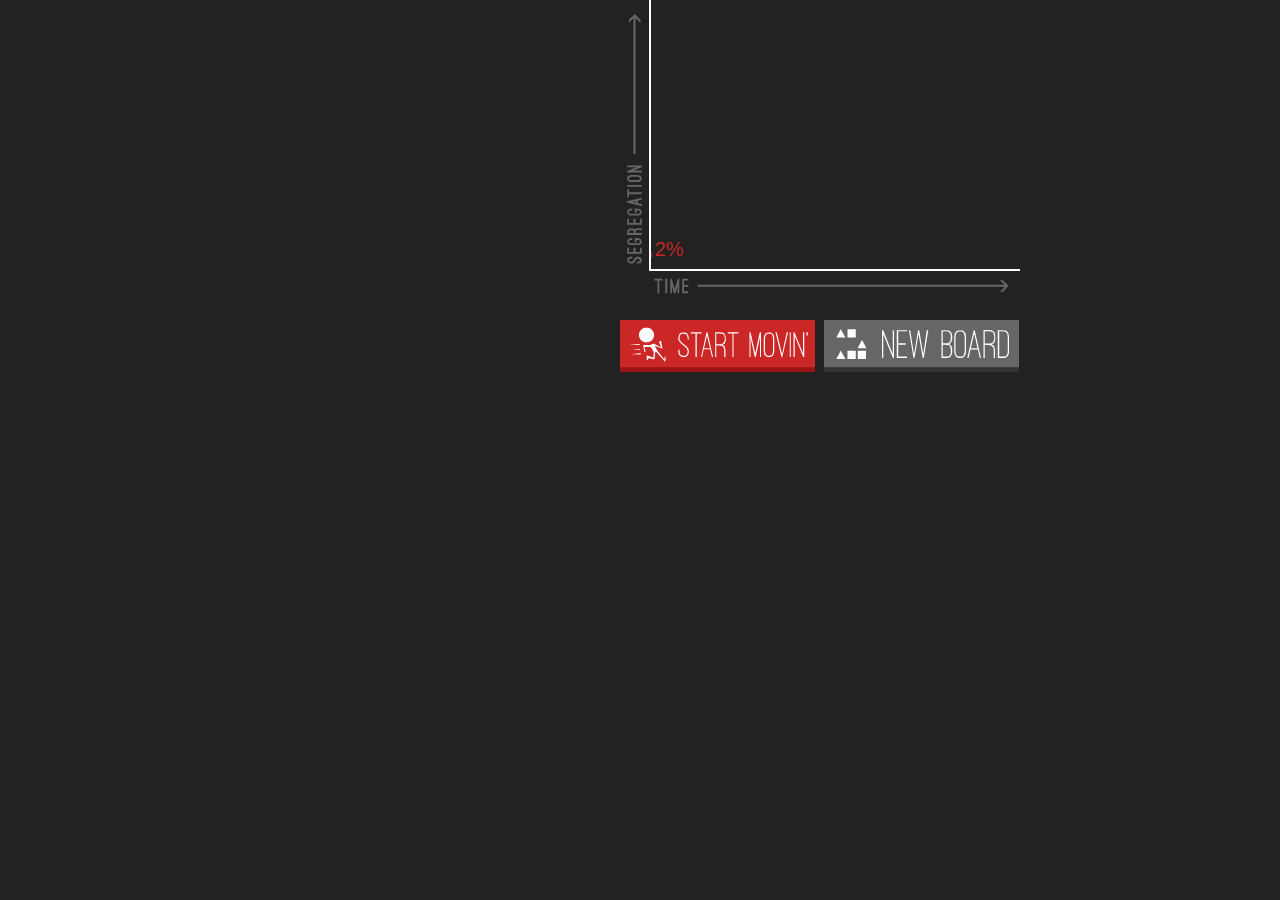
<file: play/automatic/automatic.html>
<!doctype html>
<html>
<head>
	<title>Automatic Simulation</title>
	<link href="automatic.css" rel="stylesheet" type="text/css">
</head>
<body>
	<div id="container">
		<canvas id="canvas" width="600" height="600"></canvas>
		<div id="stats">

			<div id="stats_canvas_container">
				<canvas id="stats_canvas" width="370" height="270"></canvas>
				<div id="stats_text"></div>
			</div>

			<div class="ui" id="moving" onclick="START_SIM=!START_SIM; doneBuffer = 60; window.writeStats()"></div>
			<div class="ui" id="reset" onclick="reset()" style="margin-left:9px"></div>
		</div>
	</div>
</body>
</html>

<script src="../lib/Mouse.js"></script>
<script src="automatic.js"></script>
</file>
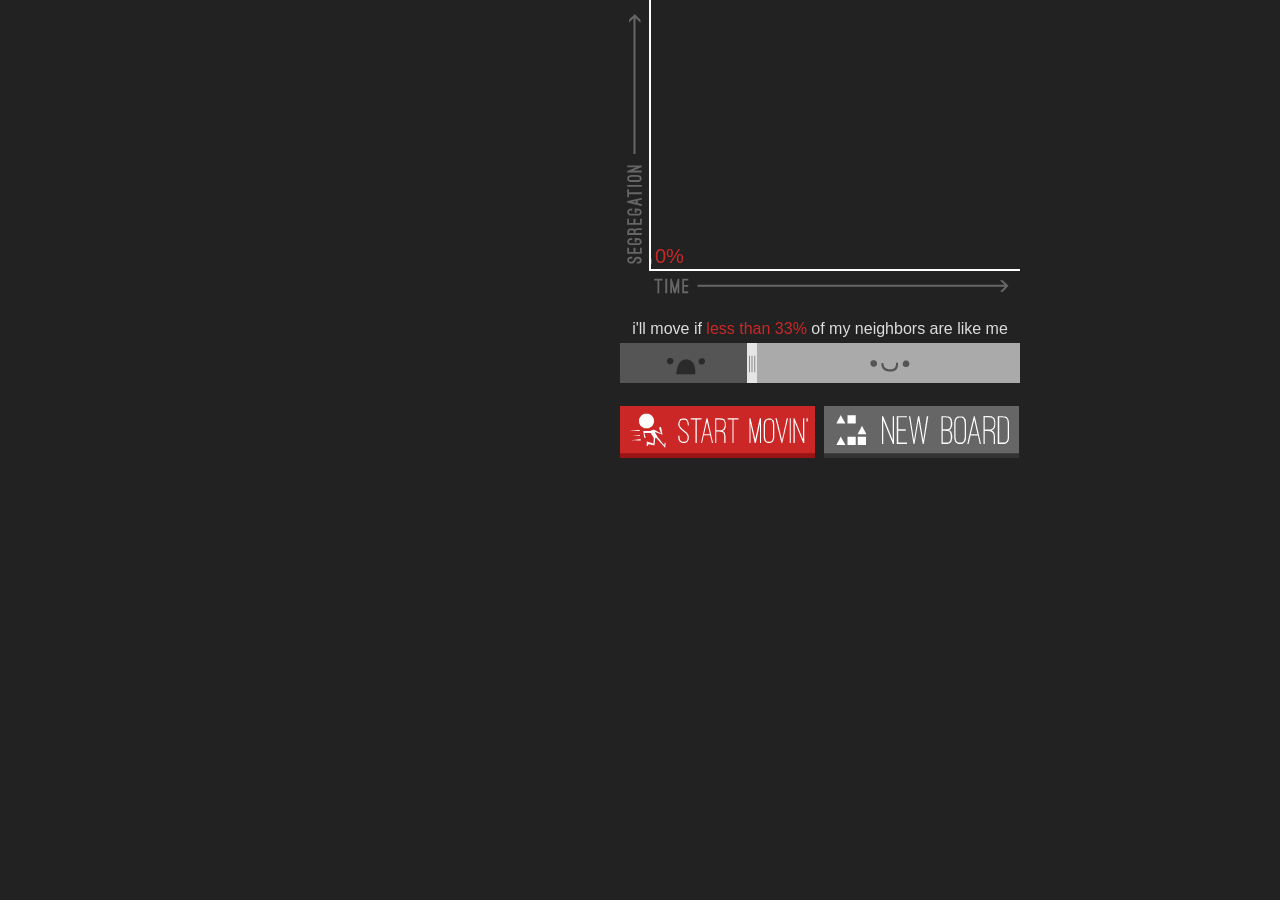
<file: play/automatic/automatic2.html>
<!doctype html>
<html>
<head>
	<title>Automatic Simulation - Change Bias</title>
	<link href="automatic.css" rel="stylesheet" type="text/css">
	<link href="doubleslider.css" rel="stylesheet" type="text/css">
</head>
<body>
	<div id="container">
		<canvas id="canvas" width="600" height="600"></canvas>
		<div id="stats">

			<div id="stats_canvas_container">
				<canvas id="stats_canvas" width="370" height="270"></canvas>
				<div id="stats_text"></div>
			</div>

			i'll move if <span class="highlight">less than <span id="bias_text">33%</span></span> of my neighbors are like me
			<br>
			<div id="slider"></div>
			<br>

			<div class="ui" id="moving" onclick="START_SIM=!START_SIM; doneBuffer = 60; window.writeStats()"></div>
			<div class="ui" id="reset" onclick="reset()" style="margin-left:9px"></div>
		</div>
	</div>
	
	

</body>
</html>

<script src="../lib/Mouse.js"></script>
<script src="automatic.js"></script>
<script src="doubleslider.js"></script>
<script>
var bias_text = document.getElementById("bias_text");

var whatever = new DoubleSlider(document.getElementById("slider"),{
	backgrounds:[
		{color:"#555",icon:"ds_sad.png"},
		{color:"#aaa",icon:"ds_happy.png"},
		{color:"#2095dc",icon:"ds_sad.png"}
	],
	values:[0.33,1.02],
	onChange:function(values){
		
		window.BIAS = values[0];

		// Write stats
		START_SIM = false;
		window.writeStats();
		bias_text.innerHTML = Math.round(window.BIAS*100)+"%";

	}
});

//window.IS_IN_SIGHT = true;

</script>
</file>
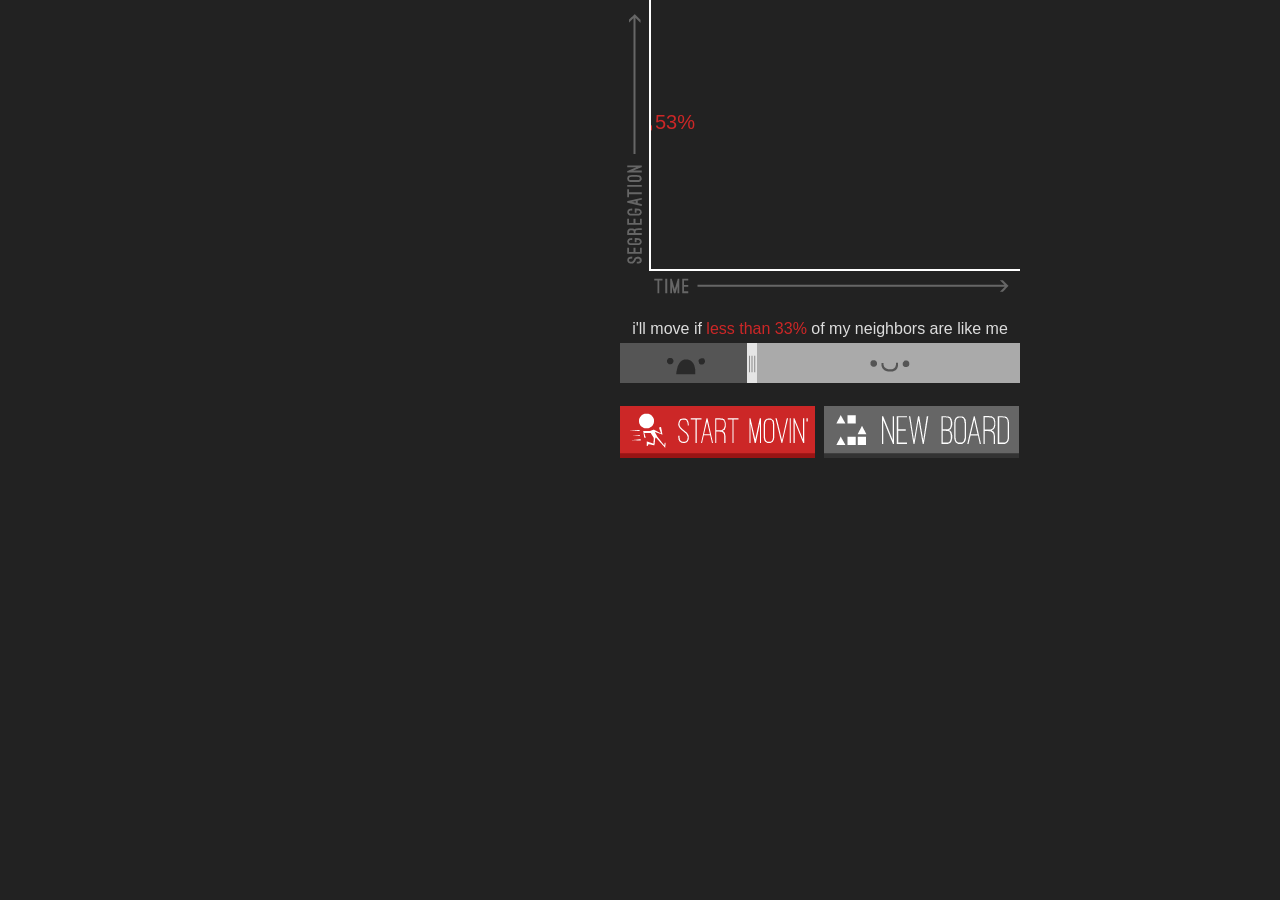
<file: play/automatic/automatic3.html>
<!doctype html>
<html>
<head>
	<title>Automatic Simulation - Start Biased</title>
	<link href="automatic.css" rel="stylesheet" type="text/css">
	<link href="doubleslider.css" rel="stylesheet" type="text/css">
</head>
<body>
	<div id="container">
		<canvas id="canvas" width="600" height="600"></canvas>
		<div id="stats">

			<div id="stats_canvas_container">
				<canvas id="stats_canvas" width="370" height="270"></canvas>
				<div id="stats_text"></div>
			</div>

			i'll move if <span class="highlight">less than <span id="bias_text">33%</span></span> of my neighbors are like me
			<br>
			<div id="slider"></div>
			<br>

			<div class="ui" id="moving" onclick="START_SIM=!START_SIM; doneBuffer = 60; window.writeStats()"></div>
			<div class="ui" id="reset" onclick="reset()" style="margin-left:9px"></div>
		</div>
	</div>
</body>
</html>

<script src="../lib/Mouse.js"></script>
<script src="automatic.js"></script>
<script src="automatic_start_segregated.js"></script>
<script src="doubleslider.js"></script>
<script>
doneBuffer=-1;

var bias_text = document.getElementById("bias_text");

var whatever = new DoubleSlider(document.getElementById("slider"),{
	backgrounds:[
		{color:"#555",icon:"ds_sad.png"},
		{color:"#aaa",icon:"ds_happy.png"},
		{color:"#2095dc",icon:"ds_sad.png"}
	],
	values:[0.33,1.02],
	onChange:function(values){
		
		window.BIAS = values[0];

		// Write stats
		START_SIM = false;
		window.writeStats();
		bias_text.innerHTML = Math.round(window.BIAS*100)+"%";

	}
});

</script>
</file>
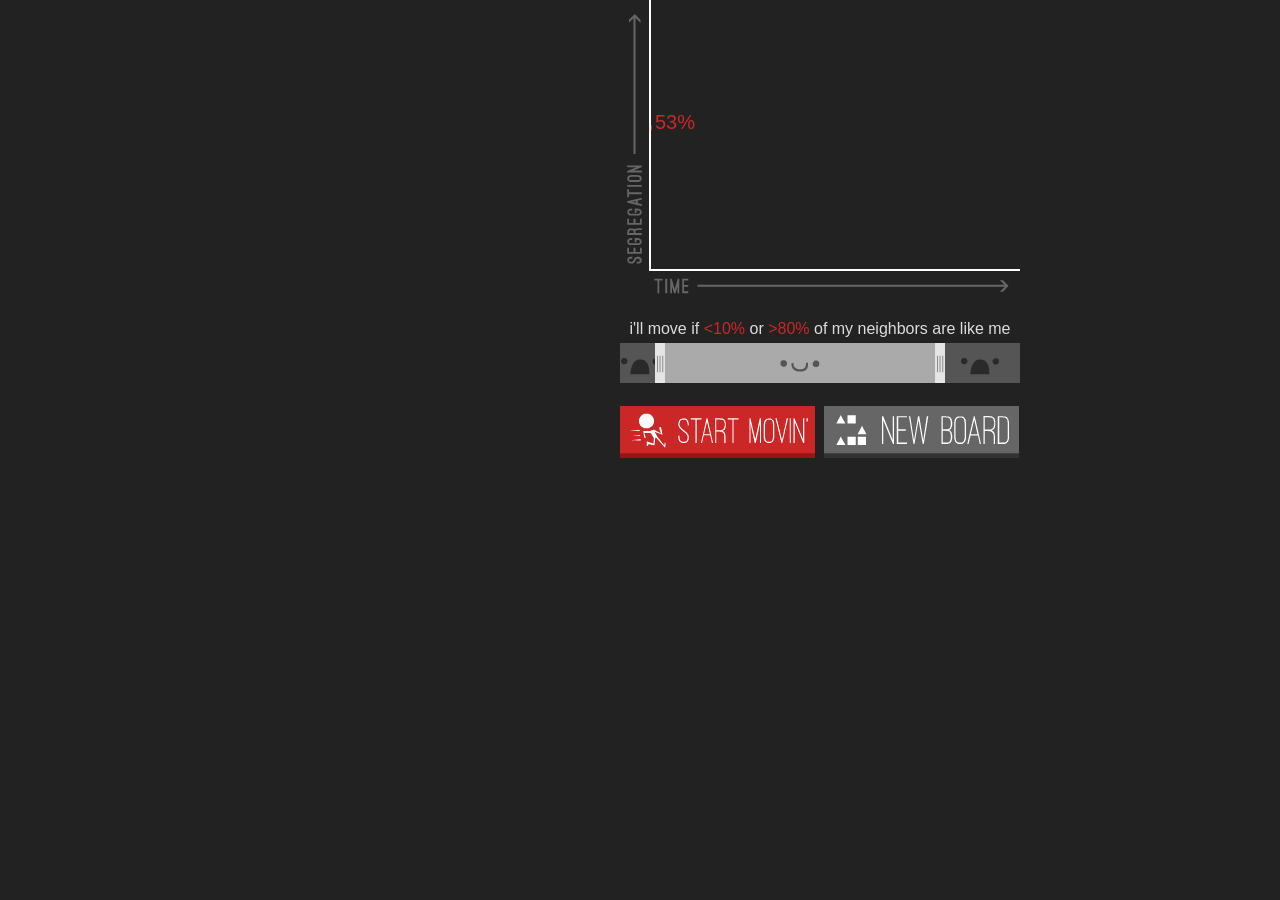
<file: play/automatic/automatic4.html>
<!doctype html>
<html>
<head>
	<title>Automatic Simulation - Nonconformity</title>
	<link href="automatic.css" rel="stylesheet" type="text/css">
	<link href="doubleslider.css" rel="stylesheet" type="text/css">
</head>
<body>
	<div id="container">
		<canvas id="canvas" width="600" height="600"></canvas>
		<div id="stats">

			<div id="stats_canvas_container">
				<canvas id="stats_canvas" width="370" height="270"></canvas>
				<div id="stats_text"></div>
			</div>

			i'll move if <span class="highlight">&lt;<span id="bias_text">33%</span></span> 
			or <span class="highlight">&gt;<span id="nonconform_text">100%</span></span> of my neighbors are like me
			<br>
			<div id="slider"></div>
			<br>

			<div class="ui" id="moving" onclick="START_SIM=!START_SIM; doneBuffer = 60; window.writeStats()"></div>
			<div class="ui" id="reset" onclick="reset()" style="margin-left:9px"></div>
		</div>
	</div>
</body>
</html>

<script src="../lib/Mouse.js"></script>
<script src="automatic.js"></script>
<script src="automatic_start_segregated.js"></script>
<script src="doubleslider.js"></script>
<script>
doneBuffer=-1;

var bias_text = document.getElementById("bias_text");
var nonconform_text = document.getElementById("nonconform_text");

var whatever = new DoubleSlider(document.getElementById("slider"),{
	backgrounds:[
		{color:"#555",icon:"ds_sad.png"},
		{color:"#aaa",icon:"ds_happy.png"},
		{color:"#555",icon:"ds_sad.png"}
	],
	values:[0.10,0.80],
	onChange:function(values){
		
		window.BIAS = values[0];
		window.NONCONFORM = values[1];

		// Write stats
		START_SIM = false;
		window.writeStats();
		bias_text.innerHTML = Math.round(window.BIAS*100)+"%";
		nonconform_text.innerHTML = Math.round(window.NONCONFORM*100)+"%";

	}
});

</script>
</file>
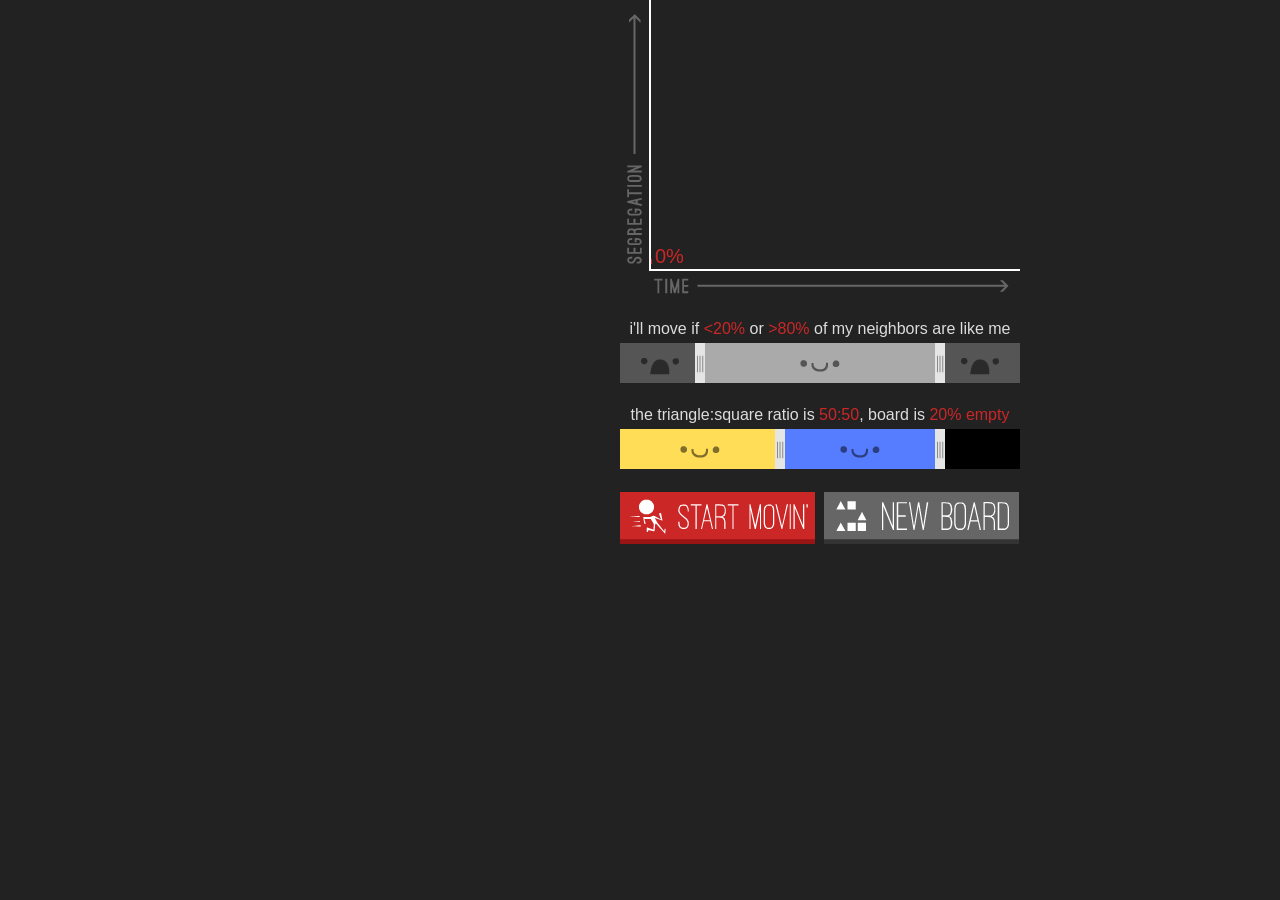
<file: play/automatic/automatic_sandbox.html>
<!doctype html>
<html>
<head>
	<title>Automatic Simulation - SANDBOX</title>
	<link href="automatic.css" rel="stylesheet" type="text/css">
	<link href="doubleslider.css" rel="stylesheet" type="text/css">
	<style type="text/css">
	input{
		margin-bottom: 15px;
	}
	</style>
</head>
<body>
	<div id="container">
		<canvas id="canvas" width="600" height="600"></canvas>
		<div id="stats">

			<div id="stats_canvas_container">
				<canvas id="stats_canvas" width="370" height="270"></canvas>
				<div id="stats_text"></div>
			</div>

			i'll move if <span class="highlight">&lt;<span id="bias_text">33%</span></span> 
			or <span class="highlight">&gt;<span id="nonconform_text">100%</span></span> of my neighbors are like me
			<br>
			<div id="slider"></div>
			<br>

			the triangle:square ratio is
			<span class="highlight"><span id="ratio_text_triangles">40</span>:<span id="ratio_text_squares">40</span></span>,
			board is
			<span class="highlight" id="empty_text">20% empty</span>
			<br>
			<div id="slider2"></div>
			<br>

			<div class="ui" id="moving" onclick="START_SIM=!START_SIM; doneBuffer = 60; window.writeStats()"></div>
			<div class="ui" id="reset" onclick="reset()" style="margin-left:9px"></div>

		</div>
	</div>
</body>
</html>

<script src="../lib/Mouse.js"></script>
<script src="automatic.js"></script>
<script src="doubleslider.js"></script>
<script>
window.PICK_UP_ANYONE = true;

var bias_text = document.getElementById("bias_text");
var nonconform_text = document.getElementById("nonconform_text");

var whatever = new DoubleSlider(document.getElementById("slider"),{
	backgrounds:[
		{color:"#555",icon:"ds_sad.png"},
		{color:"#aaa",icon:"ds_happy.png"},
		{color:"#555",icon:"ds_sad.png"}
	],
	values:[0.20,0.80],
	onChange:function(values){
		
		window.BIAS = values[0];
		window.NONCONFORM = values[1];

		// Write stats
		START_SIM = false;
		window.writeStats();
		bias_text.innerHTML = Math.round(window.BIAS*100)+"%";
		nonconform_text.innerHTML = Math.round(window.NONCONFORM*100)+"%";

	}
});

var whatever = new DoubleSlider(document.getElementById("slider2"),{
	backgrounds:[
		{color:"#FFDD56",icon:"ds_happy.png"},
		{color:"#567DFF",icon:"ds_happy.png"},
		{color:"#000",icon:"ds_sad.png"}
	],
	values:[0.40,0.80],
	onChange:function(values){

		// Actual values
		var VALUE_1 = values[0];
		var VALUE_2 = values[1];
		window.EMPTINESS = 1-VALUE_2;
		window.RATIO_TRIANGLES = VALUE_1/VALUE_2;
		window.RATIO_SQUARES = (VALUE_2-VALUE_1)/VALUE_2;

		// Write stats
		START_SIM = false;
		document.getElementById("ratio_text_triangles").innerHTML = Math.round(window.RATIO_TRIANGLES*100);
		document.getElementById("ratio_text_squares").innerHTML = Math.round(window.RATIO_SQUARES*100);
		document.getElementById("empty_text").innerHTML = Math.round(window.EMPTINESS*100)+"% empty";

	},
	onLetGo:function(){
		reset();
	}
});

</script>
</file>
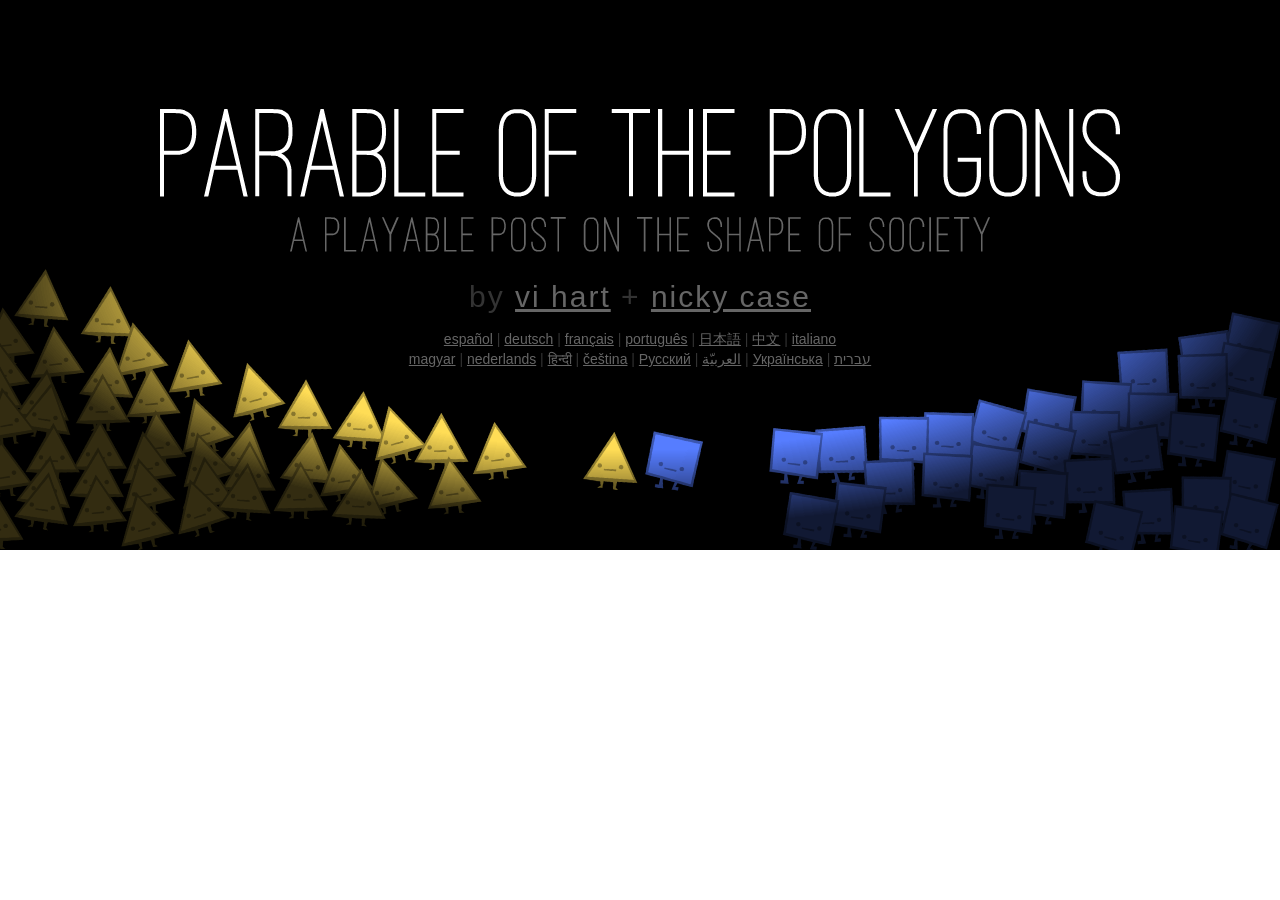
<file: play/intro/intro.html>
<!doctype html>
<html>
<head>
	<style>
	body{
		margin:0;
		font-family: sans-serif;
		font-weight: 100;
	}
	a{
		color: #666;
	}
	a:hover{
		color: #aaa;
	}
	#intro{
		width:1280px; height:550px; background:#000; position:relative; overflow:hidden
	}
	#intro > #intro_shading{
		position: absolute;
		background:url(intro_banner.png);
		width:1280px; height:550px;
	}
	#intro > #intro_text{
		color: #333;
		text-align: center;
		width: 500px;
		font-size: 30px;
		font-weight: 100;
		position: absolute;
		width:100%;
		top: 280px;
		letter-spacing: 2px;
	}
	</style>
</head>
<body>
	<div id="intro">
		<canvas id="canvas" width="1280" height="300" style="position:absolute;bottom:0"></canvas>
		<div id="intro_shading"></div>
		<div id="intro_text">
			by <a href="http://vihart.com/" target="_blank">vi hart</a> + <a href="http://www.patreon.com/ncase" target="_blank">nicky case</a>
			<div style='font-size:14px; letter-spacing:0; line-height:20px; margin-top:15px'>
				<a target="_parent" href="http://ncase.me/polygons-es">español</a>
				|
				<a target="_parent" href="http://ncase.me/polygons-de">deutsch</a>
				|
				<a target="_parent" href="http://ncase.me/polygons-fr">français</a>
				|
				<a target="_parent" href="http://ncase.me/polygons-pt-br">português</a>
				|
				<a target="_parent" href="http://ncase.me/polygons-ja">日本語</a>
				|
				<a target="_parent" href="http://ncase.me/polygons-zh">中文</a>
				|
				<a target="_parent" href="http://ncase.me/polygons-it">italiano</a>
				<br>
				<a target="_parent" href="http://ncase.me/polygons-hu">magyar</a>
				|
				<a target="_parent" href="http://ncase.me/polygons-nl">nederlands</a>
				|
				<a target="_parent" href="http://ncase.me/polygons-hi">हिन्दी</a>
				|
				<a target="_parent" href="http://www.bajkaotvarech.cz/">čeština</a>
				|
				<a target="_parent" href="https://nogoegst.github.io/polygons-ru/">Русский</a>
				|
				<a target="_parent" href="//www.aularon.com/playables/polygons-ar/">العربيّة</a>
				|
				<a target="_parent" href="http://zlira.github.io/polygons/">Українська</a>
				|
				<a target="_parent" href="https://vehpus.github.io/polygons/">עברית</a>
			</div>
		</div>
	</div>
</body>
</html>
<script src="MouseBlah.js"></script>
<script src="intro.js"></script>
</file>
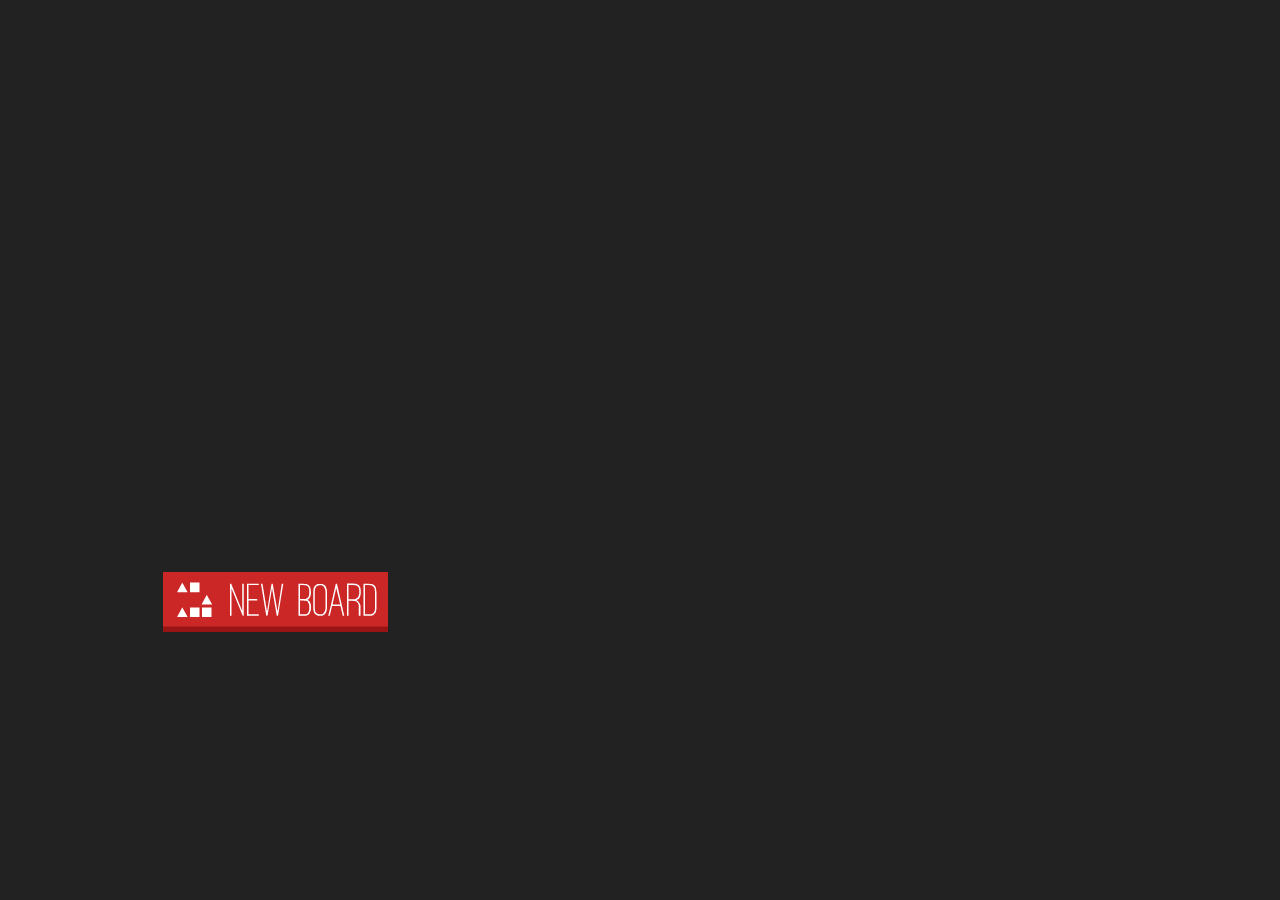
<file: play/manual/manual.html>
<!doctype html>
<html>
<head>
	<title>Manual Simulation</title>
	<link href="manual.css" rel="stylesheet" type="text/css">
</head>
<body>
	<canvas id="canvas" width="550" height="550"></canvas>
	<br><br>
	<div id="reset" onclick="reset()"></div>
</body>
</html>

<script src="../lib/Mouse.js"></script>
<script src="manual.js"></script>
</file>
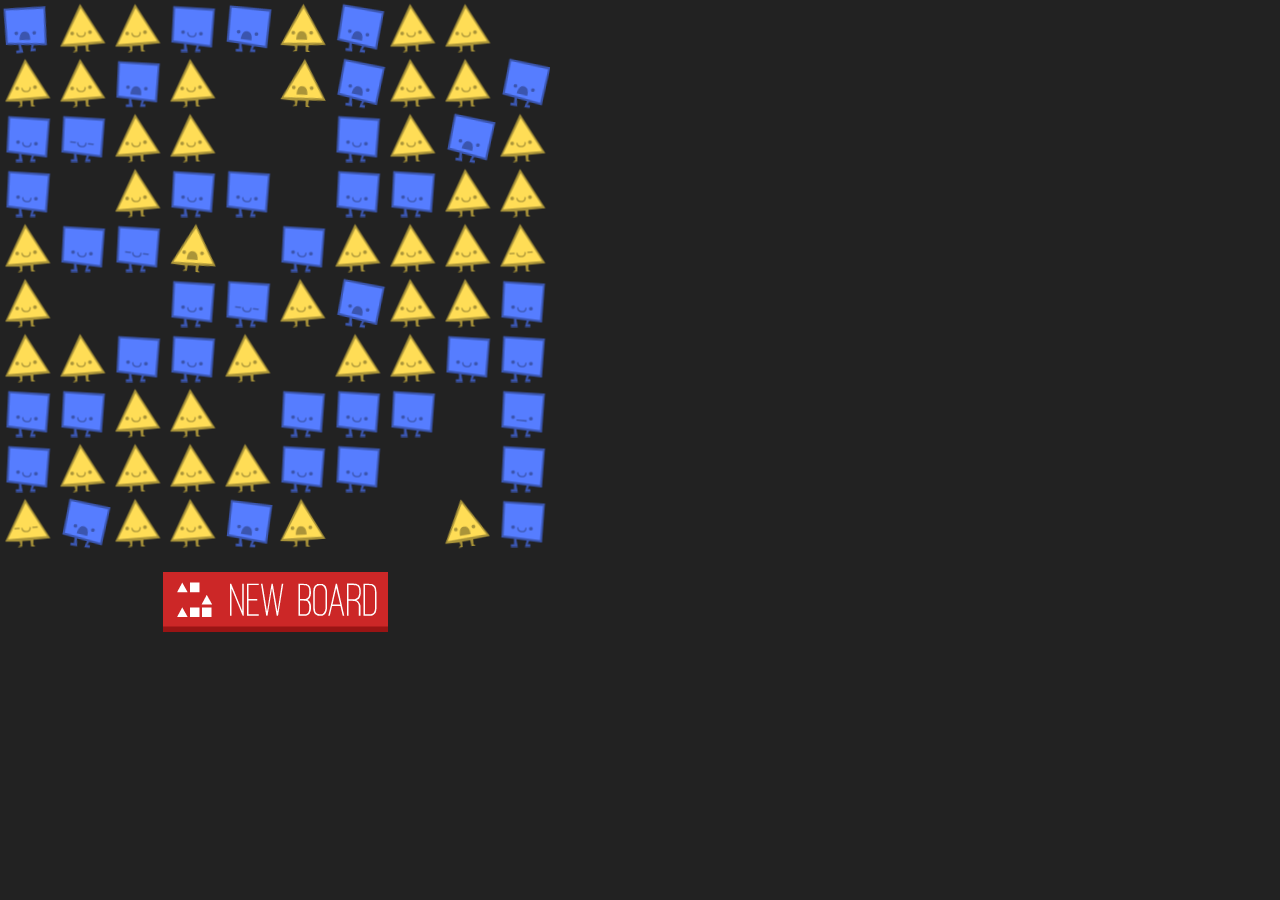
<file: play/manual/manual2.html>
<!doctype html>
<html>
<head>
	<title>Manual Simulation</title>
	<link href="manual.css" rel="stylesheet" type="text/css">
</head>
<body>
	<canvas id="canvas" width="550" height="550"></canvas>
	<br><br>
	<div id="reset" onclick="reset()"></div>
</body>
</html>

<script src="../lib/Mouse.js"></script>
<script src="manual.js"></script>
<script>window.IS_IN_SIGHT = true;</script>
</file>
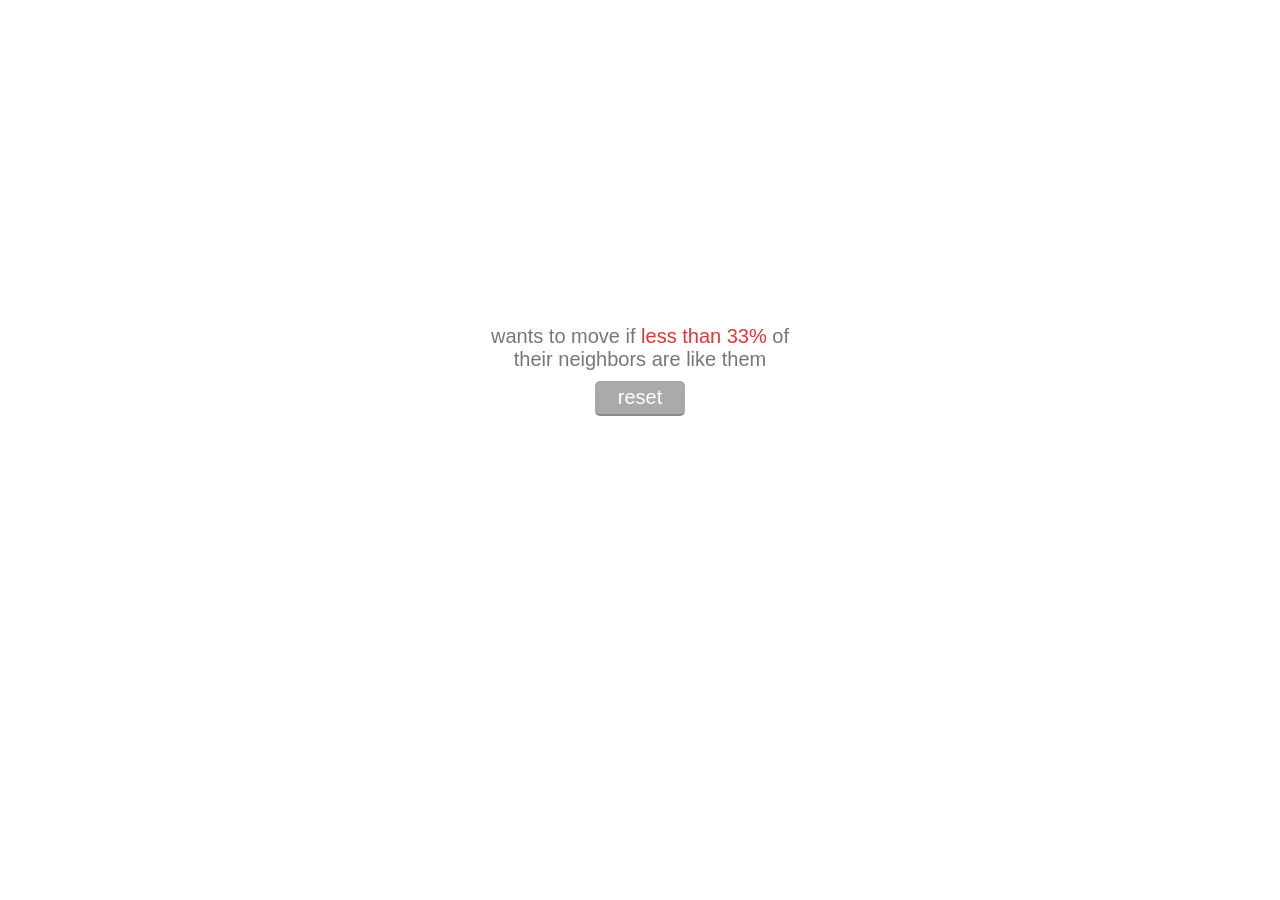
<file: play/mini/mini_bias_1.html>
<!doctype html>
<html>
<head>
	<link href="mini.css" rel="stylesheet" type="text/css">
</head>
<body>
	<canvas id="canvas"></canvas>
	<br>
	<div style="text-align:center; margin:10px 0; color:#777">
		wants to move if <span style="color:#dd3939">less than 33%</span> of
		<br>
		their neighbors are like them
	</div>
	<div id="reset" onclick="reset()">reset</div>

	<script>
	var TILE_SIZE = 100;
	var PEEP_SIZE = 100;

	var GRID = [
		[1,2,1],
		[2,0,2],
		[1,2,1]
	];
	</script>
	<script src="../lib/Mouse.js"></script>
	<script src="mini.js"></script>
	<script src="mini_blah.js"></script>
</body>
</html>
</file>
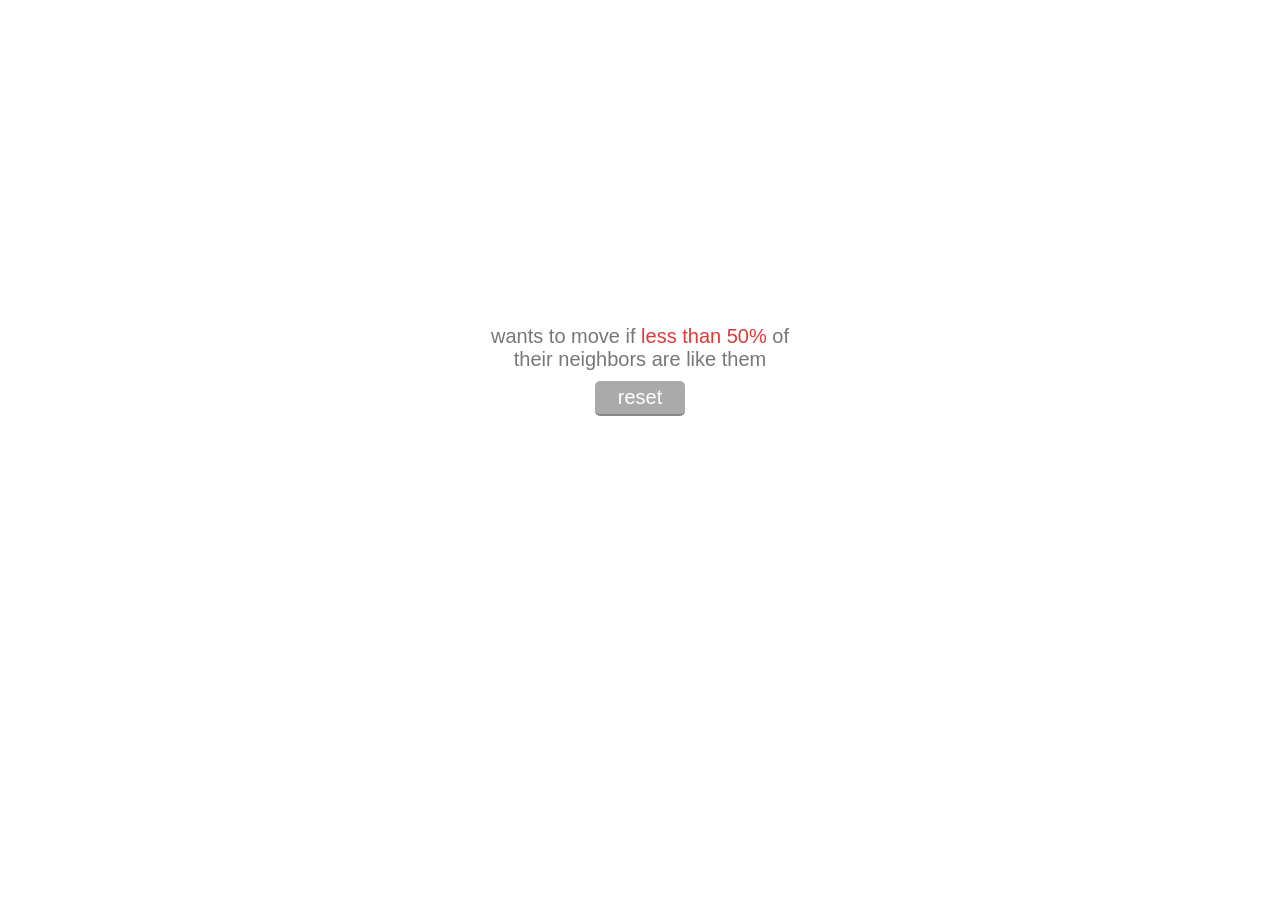
<file: play/mini/mini_bias_2.html>
<!doctype html>
<html>
<head>
	<link href="mini.css" rel="stylesheet" type="text/css">
</head>
<body>
	<canvas id="canvas"></canvas>
	<br>
	<div style="text-align:center; margin:10px 0; color:#777">
		wants to move if <span style="color:#dd3939">less than 50%</span> of
		<br>
		their neighbors are like them
	</div>
	<div id="reset" onclick="reset()">reset</div>

	<script>
	var TILE_SIZE = 100;
	var PEEP_SIZE = 100;

	var GRID = [
		[1,2,1],
		[2,0,2],
		[1,2,1]
	];
	</script>
	<script src="../lib/Mouse.js"></script>
	<script src="mini.js"></script>
	<script src="mini_blah.js"></script>
	<script>
	NONCONFORM = 1.00;
	BIAS = 0.50;
	</script>
</body>
</html>
</file>
<file: .claude/worktrees/intelligent-shockley copy 2/css/index.css>
body{

	margin:0;
	background: #eee;

	font-family: sans-serif;
	font-size: 22px;
	font-weight: 100;
	line-height: 30px;

	min-width:1100px;
	background-repeat: no-repeat;

	overflow-x:hidden;
	color: #222;

}

a{
	color: #4a9;
}
a:hover{
	color: #6cb;
}
b, strong{
	font-weight: bold;
}

#intro_container{
	width:100%; height:550px;
	overflow: hidden;
	position: relative;
	background: #111;
}
#intro{
	position: absolute;
	width:0; height:0;
	margin: auto;
	top:0; bottom:0; left:0; right:0;
}
#intro > #intro_background{
	display: block;
	position: absolute;
	left:-640px; top:-275px;
	width:1280px; height:550px;
	border: none;
}

.chapter{
	margin: 50px auto;
	width:800px;
}
.playable{
	width: 100%;
	background: #222;
	overflow: hidden;
}
.playable iframe{
	display: block;
	margin: 25px auto;
	border: none;
}
iframe[embedded]{
	overflow: hidden;
	border: none;
	margin:40px;
}

.instruction{
	text-align:center; font-weight:bold; font-size:25px
}
</file>
<file: .claude/worktrees/intelligent-shockley copy/css/index.css>
body{

	margin:0;
	background: #eee;

	font-family: sans-serif;
	font-size: 22px;
	font-weight: 100;
	line-height: 30px;

	min-width:1100px;
	background-repeat: no-repeat;

	overflow-x:hidden;
	color: #222;

}

a{
	color: #4a9;
}
a:hover{
	color: #6cb;
}
b, strong{
	font-weight: bold;
}

.chapter{
	margin: 50px auto;
	width:800px;
}
.playable{
	width: 100%;
	background: #222;
	overflow: hidden;
}
.playable iframe{
	display: block;
	margin: 25px auto;
	border: none;
}
iframe[embedded]{
	overflow: hidden;
	border: none;
	margin:40px;
}

.instruction{
	text-align:center; font-weight:bold; font-size:25px
}
</file>
<file: css/index.css>
body{

	margin:0;
	background: #eee;

	font-family: sans-serif;
	font-size: 22px;
	font-weight: 100;
	line-height: 30px;

	min-width:1040px;
	background-repeat: no-repeat;

	overflow-x:hidden;

}

a{
	color: #999;
}
a:hover{
	color: #ddd;
}
b, strong{
	font-weight: bold;
}

#intro_container, #outro_container{
	width:100%; height:550px;
	overflow: hidden;
	position: relative;
	background: #000;
}
#intro, #outro{
	position: absolute;
	width:0; height:0;
	margin: auto;
	top:0; bottom:0; left:0; right:0;
}
#intro > #intro_background, #outro > #outro_background{
	display: block;
	position: absolute;
	left:-640px; top:-275px;
	width:1280px; height:550px;
	border: none;
}

.chapter{
	margin: 50px auto;
	width:800px;
}
.playable{
	width: 100%;
	background: #222;
	overflow: hidden;
}
.playable > #play_title{
	color: #fff;
	margin-top: 30px;
	text-align: center;
}
.playable iframe{
	display: block;
	margin: 25px auto;
	border: none;
}
iframe[embedded]{
	overflow: hidden;
	border: none;
	margin:40px;
}

#references{
	width: 100%;
	background: #222;
	overflow: hidden;
	color:#eee;
}

.instruction{
	text-align:center; font-weight:bold; font-size:25px
}

/**
span[cartoon]{
	border-bottom:1px dashed black;
}
span[cartoon]:hover{
	color:#aaa;
	border-color: #aaa;
}
**/

#cartoon_container{
	display: none;
	position: fixed;
	width:0;
	height:0;
	z-index: 100;
}
#cartoon{
	position: absolute;
	border-radius: 20px;

	width:170px; padding:15px;
	background-color: #fff;

	-webkit-box-shadow: 0 5px 20px 0 rgba(0,0,0,0.5);
	-moz-box-shadow: 0 5px 20px 0 rgba(0,0,0,0.5);
	box-shadow: 0 5px 20px 0 rgba(0,0,0,0.5);

}
#cartoon_arrow{

	display: block;

	width: 0;
	height: 0;
	border-left: 10px solid transparent;
	border-right: 10px solid transparent;
	border-bottom: 20px solid #fff;

	position: absolute;
	top:-20px;
	left:90px;

}
#cartoon_arrow[flipped=true]{

	display: block;

	width: 0;
	height: 0;
	border-left: 10px solid transparent;
	border-right: 10px solid transparent;
	border-bottom: 20px solid #fff;

	position: absolute;
	top:-20px;
	left:140px;

}
</file>
<file: translator/fonts/ostrich-sans.css>
@font-face {
	font-family: 'Ostrich Sans';
	src: url('ostrich-sans-regular.woff');
}
@font-face {
	font-family: 'Ostrich Sans Black';
	src: url('ostrich-sans-black.woff');
}
@font-face {
	font-family: 'Ostrich Sans Light';
	src: url('ostrich-sans-light.woff');
}
</file>
<file: play/automatic/automatic.css>
body{
	margin:0;
	overflow: hidden;
	background: #222;

	font-family: sans-serif;
	font-size: 1.5em;
	font-weight: 100;

	color:#ddd;
}
iframe{
	border: none;
}
div{
	-webkit-user-select: none;
	-moz-user-select: none;
	-ms-user-select: none;
	-o-user-select: none;
	user-select: none;    
}
#container{
	position: relative;
	width:1030px;
	height:600px;
}
#canvas{
	display: block;
	float:left;
}
#stats{
	width:400px; height:100%;
	float:left;
	margin-left: 20px;
	font-size: 16px;
	text-align: center;
}
#stats_text{
	position: absolute;
	color:#cc2727;
	font-size: 20px;
}
#stats_canvas_container{
	background:url(../img/stats.png);
	width:400px; height:300px;
	position:relative; overflow:hidden;
	margin-bottom: 20px;
}
#stats_canvas{
	position: absolute;
	top:-1px;
	right:-1px;
}

.ui{
	background: url(../img/ui_buttons.png);
	width:195px;
	height:52px;

	cursor: pointer;
	float:left;

	position: relative;
	top:0px;

	-webkit-transition: top 0.1s linear;
    -moz-transition: top 0.1s linear;
    -ms-transition: top 0.1s linear;
    -o-transition: top 0.1s linear;
    transition: top 0.1s linear;

}
.ui:hover{
	top:-5px;
}
.ui:active{
	top:3px;
}

#reset{ background-position: 0 -104px; }
#reset:hover{ background-position: 0 -156px; }

#moving{ background-position: 0 -208px; }
#moving:hover{ background-position: 0 -260px; }

#moving.moving{ background-position: 0 -312px; }
#moving.moving:hover{ background-position: 0 -364px; }

span.highlight{
	color:#cc2727;
}
</file>
<file: play/automatic/doubleslider.css>
.ds{
	width:400px;
	height:40px;
	position: relative;
	overflow:hidden;
	margin: 5px 0;
}
.ds > div{
	position: absolute;
	height: 100%;
}
.ds > div.ds_bg{
	height:100%;
	background-repeat:no-repeat;
	background-position: 50% 50%;
}
.ds > div.ds_slider{
	width:10px;
	background: url(ds_slider.png);
	background-position: 0px -5px;
	cursor: col-resize;
}
</file>
<file: play/manual/manual.css>
body{
	margin:0;
	overflow: hidden;
	width:550px;
	background: #222;
}
#reset{
	background: url(../img/new_board.png);
	width:225px;
	height:60px;
	margin:0 auto;

	cursor: pointer;

	position: relative;
	top:0px;

	-webkit-transition: top 0.1s linear;
    -moz-transition: top 0.1s linear;
    -ms-transition: top 0.1s linear;
    -o-transition: top 0.1s linear;
    transition: top 0.1s linear;

}
#reset:hover{
	background-position: 0 -60px;
	top:-5px;
}
#reset:active{
	top:3px;
}
</file>
<file: play/mini/mini.css>
body{
	margin:0;

	font-size: 20px;
	font-weight: 100;
	font-family: sans-serif;
}
#reset{
	padding:5px;
	background:#aaa;
	width:80px;
	border-radius: 5px;
	color: #fff;
	text-align: center;
	margin: 5px auto;
	
	position: relative;
	top:0;

	cursor: pointer;
	border-bottom: 2px solid #888;

	-webkit-transition: top 0.1s linear;
    -moz-transition: top 0.1s linear;
    -ms-transition: top 0.1s linear;
    -o-transition: top 0.1s linear;
    transition: top 0.1s linear;

    -webkit-user-select: none;
	-moz-user-select: none;
	-ms-user-select: none;
	-o-user-select: none;
	user-select: none;        

}
#reset:hover{
	background:#bbb;
	top:-2px;
}
#reset:active{
	background:#999;
	top:2px;
}
</file>
